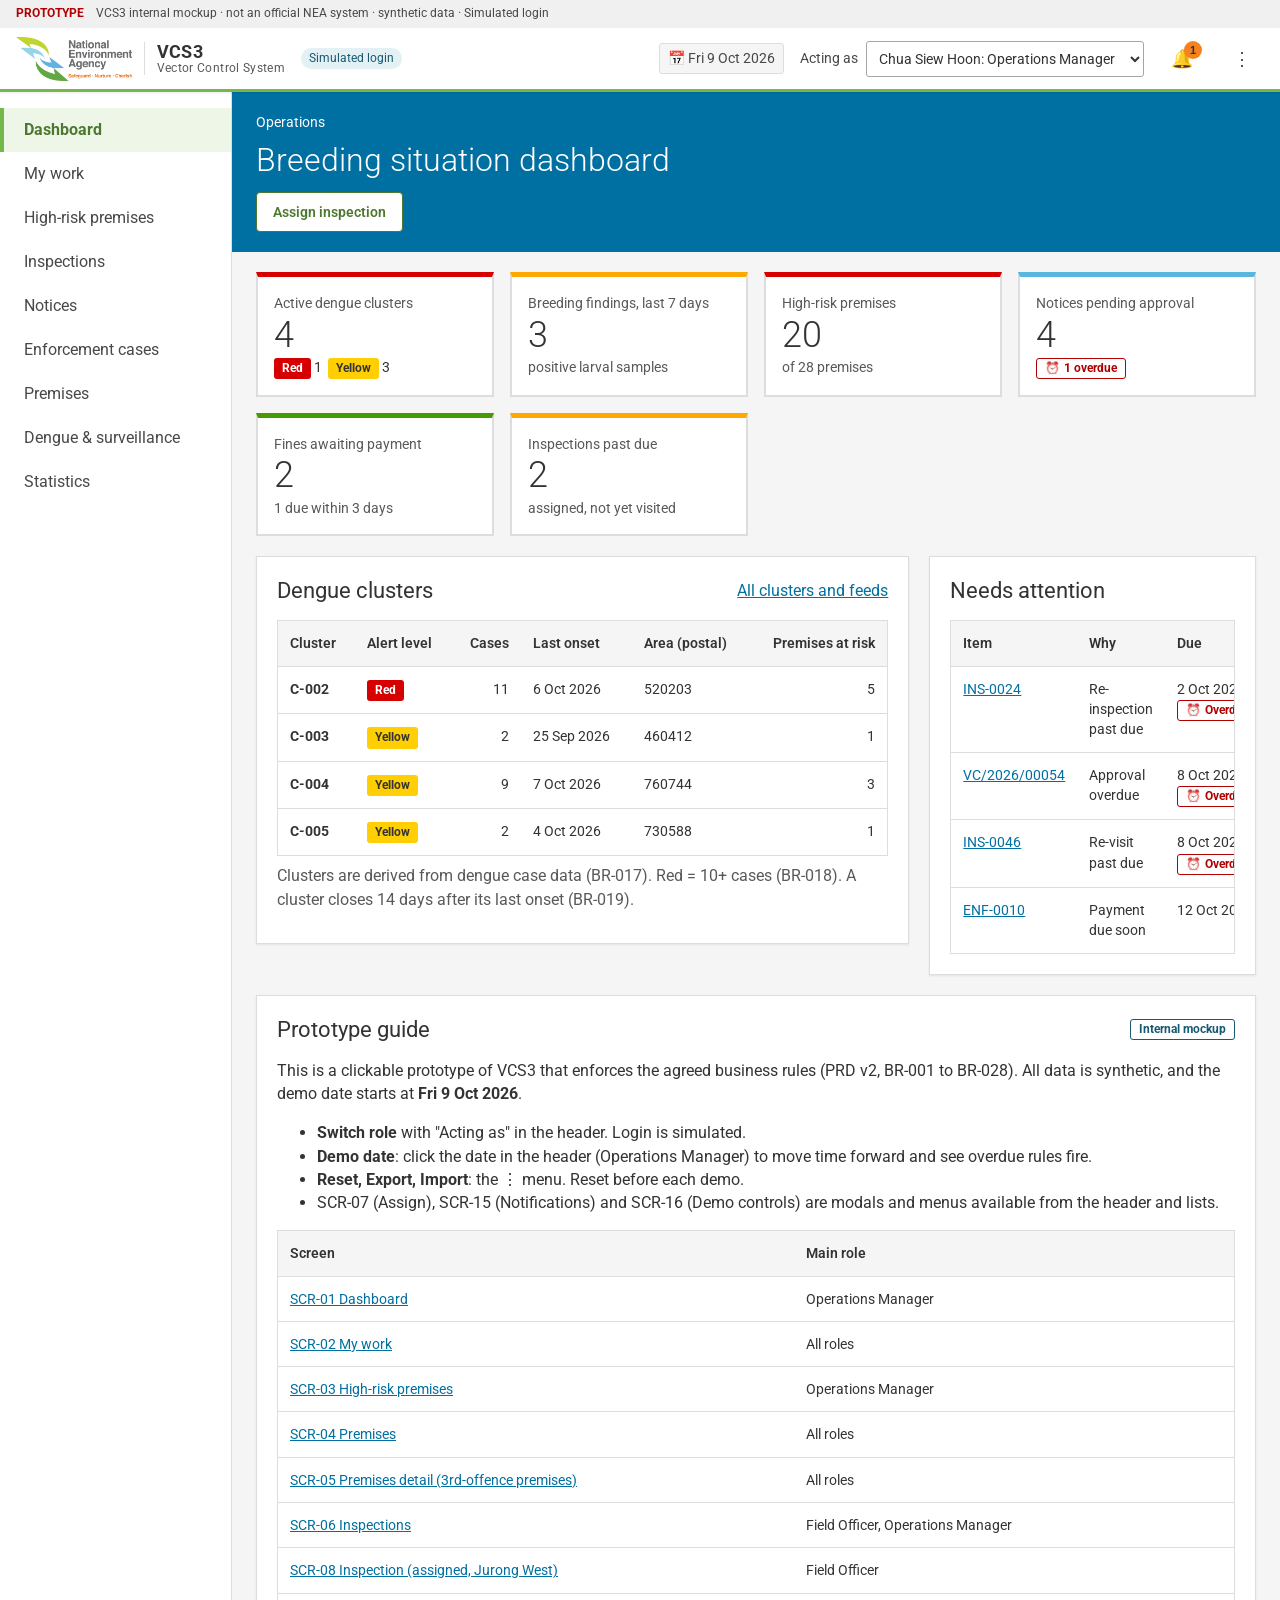
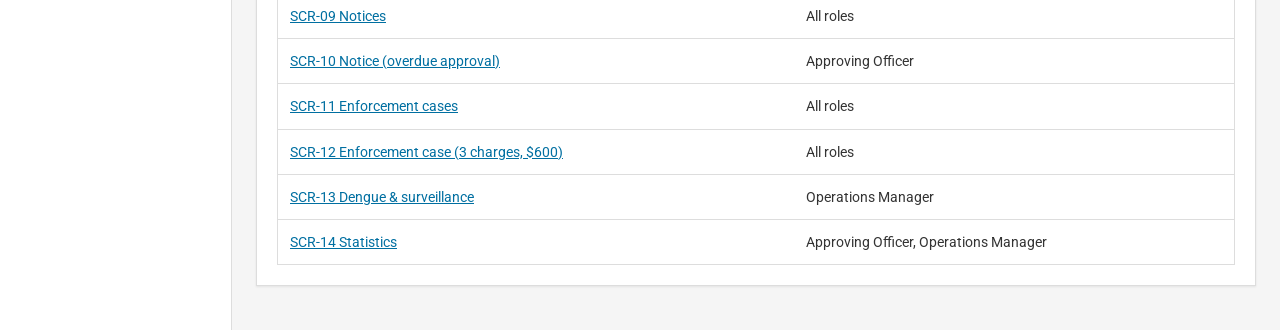
<file: index.html>
<!doctype html>
<html lang="en">
<head>
<meta charset="utf-8">
<meta name="viewport" content="width=device-width, initial-scale=1">
<title>Dashboard · VCS3 prototype</title>
<link rel="preconnect" href="https://fonts.googleapis.com">
<link href="https://fonts.googleapis.com/css2?family=Roboto:wght@300;400;700&display=swap" rel="stylesheet">
<link rel="stylesheet" href="css/styles.css">
</head>
<body>
<!-- SCR-01 Dashboard (US-001, US-021, US-026) + prototype guide -->
<main id="main" class="app-main" tabindex="-1">
  <div class="page-banner"><div class="breadcrumb">Operations</div><h1>Breeding situation dashboard</h1>
    <div class="actions"><button type="button" class="btn btn-secondary" id="assignBtn">Assign inspection</button></div></div>
  <div class="page-content" id="content"></div>
</main>
<script src="data/seed.js"></script>
<script src="js/store.js"></script>
<script src="js/rules.js"></script>
<script src="js/workflow.js"></script>
<script src="js/app.js"></script>
<script>
(function () {
  var S = VCS.store, R = VCS.rules, A = VCS.app;
  var u = S.currentUser();
  // FO / AO land on My work; the guide stays reachable at index.html#guide for every role
  if (u.role !== 'OPS_MANAGER' && location.hash !== '#guide') { location.replace('my-work.html'); return; }

  A.init({ page: 'index', render: function () {
    var clusters = R.BR017_clusters(), active = clusters.filter(function (c) { return c.status === 'Active'; });
    var red = active.filter(function (c) { return c.alertLevel === 'Red'; }).length;
    var findings = R.breedingFindingsSince(7);
    var hr = R.BR006_highRiskPremises();
    var pending = S.list('notices', function (n) { return n.status === 'Pending Approval'; });
    var overdueAppr = pending.filter(R.BR020_isApprovalOverdue);
    var awaitingPay = S.list('enforcementCases', function (c) { return c.status === 'Awaiting Payment'; });
    var dueSoon = awaitingPay.filter(function (c) { return R.daysBetween(R.today(), c.paymentDueAt) <= 3; });
    var pastDue = S.list('inspections', R.isInspectionOverdue);
    var isOM = u.role === 'OPS_MANAGER';

    var html = '';
    if (isOM) {
      html += '<div class="kpi-grid">' +
        '<a class="kpi is-danger" href="surveillance.html"><span class="kpi-label">Active dengue clusters</span><span class="kpi-value">' + active.length + '</span><span class="kpi-sub">' + A.alertLevel('Red') + ' ' + red + ' &nbsp;' + A.alertLevel('Yellow') + ' ' + (active.length - red) + '</span></a>' +
        '<a class="kpi is-warning" href="inspections.html?breeding=7"><span class="kpi-label">Breeding findings, last 7 days</span><span class="kpi-value">' + findings.length + '</span><span class="kpi-sub muted">positive larval samples</span></a>' +
        '<a class="kpi is-danger" href="high-risk.html"><span class="kpi-label">High-risk premises</span><span class="kpi-value">' + hr.length + '</span><span class="kpi-sub muted">of ' + S.list('premises').length + ' premises</span></a>' +
        '<a class="kpi" href="notices.html?status=Pending%20Approval"><span class="kpi-label">Notices pending approval</span><span class="kpi-value">' + pending.length + '</span><span class="kpi-sub">' + (overdueAppr.length ? A.overdue(overdueAppr.length + ' overdue') : '<span class="muted">none overdue</span>') + '</span></a>' +
        '<a class="kpi is-success" href="cases.html?status=Awaiting%20Payment"><span class="kpi-label">Fines awaiting payment</span><span class="kpi-value">' + awaitingPay.length + '</span><span class="kpi-sub muted">' + dueSoon.length + ' due within 3 days</span></a>' +
        '<a class="kpi is-warning" href="inspections.html?overdue=1"><span class="kpi-label">Inspections past due</span><span class="kpi-value">' + pastDue.length + '</span><span class="kpi-sub muted">assigned, not yet visited</span></a>' +
        '</div>';

      html += '<div class="grid-2"><div class="card"><div class="card-head"><h2>Dengue clusters</h2><a href="surveillance.html">All clusters and feeds</a></div>' +
        A.table([
          { label: 'Cluster', html: function (c) { return '<strong>' + c.id + '</strong>'; } },
          { label: 'Alert level', html: function (c) { return A.alertLevel(c.alertLevel); } },
          { label: 'Cases', num: true, html: function (c) { return c.caseCount; } },
          { label: 'Last onset', html: function (c) { return A.fmtDate(c.lastOnset); } },
          { label: 'Area (postal)', html: function (c) { return A.esc(c.postalCode); } },
          { label: 'Premises at risk', num: true, html: function (c) { return hr.filter(function (x) { return x.reasons.some(function (r) { return r.text.indexOf(c.id) >= 0; }); }).length; } }
        ], active, 'No active clusters') + '<p class="muted" style="margin-top:8px">Clusters are derived from dengue case data (BR-017). Red = ' + S.config().redAlertMinCases + '+ cases (BR-018). A cluster closes ' + S.config().clusterWindowDays + ' days after its last onset (BR-019).</p></div>';

      var work = [];
      overdueAppr.forEach(function (n) { work.push({ what: 'Approval overdue', link: A.link('Notice', n.id, n.noticeNo), due: n.approvalDueAt }); });
      pastDue.forEach(function (i) { work.push({ what: i.isReinspection ? 'Re-inspection past due' : i.isRevisit ? 'Re-visit past due' : 'Inspection past due', link: A.link('Inspection', i.id), due: i.dueDate }); });
      dueSoon.forEach(function (c) { work.push({ what: 'Payment due soon', link: A.link('EnforcementCase', c.id), due: c.paymentDueAt }); });
      work.sort(function (a, b) { return a.due < b.due ? -1 : 1; });
      html += '<div class="card"><div class="card-head"><h2>Needs attention</h2></div>' +
        A.table([
          { label: 'Item', html: function (w) { return w.link; } },
          { label: 'Why', html: function (w) { return A.esc(w.what); } },
          { label: 'Due', html: function (w) { return A.fmtDate(w.due) + (w.due < R.today() ? A.overdue() : ''); } }
        ], work, 'Nothing overdue') + '</div></div>';
    } else {
      html += '<div class="banner banner-info"><div><strong>The dashboard is for the Operations Manager</strong>You are acting as ' + A.esc(u.name) + '. Switch role in the header to see it.</div></div>';
    }

    // Prototype guide (p4-01 landing content)
    var screens = [
      ['index.html', 'SCR-01 Dashboard', 'Operations Manager'], ['my-work.html', 'SCR-02 My work', 'All roles'],
      ['high-risk.html', 'SCR-03 High-risk premises', 'Operations Manager'], ['premises.html', 'SCR-04 Premises', 'All roles'],
      ['premises-detail.html?id=PRM-0010', 'SCR-05 Premises detail (3rd-offence premises)', 'All roles'], ['inspections.html', 'SCR-06 Inspections', 'Field Officer, Operations Manager'],
      ['inspection.html?id=INS-0051', 'SCR-08 Inspection (assigned, Jurong West)', 'Field Officer'], ['notices.html', 'SCR-09 Notices', 'All roles'],
      ['notice.html?id=NTC-0014', 'SCR-10 Notice (overdue approval)', 'Approving Officer'], ['cases.html', 'SCR-11 Enforcement cases', 'All roles'],
      ['case.html?id=ENF-0010', 'SCR-12 Enforcement case (3 charges, $600)', 'All roles'], ['surveillance.html', 'SCR-13 Dengue & surveillance', 'Operations Manager'],
      ['statistics.html', 'SCR-14 Statistics', 'Approving Officer, Operations Manager']
    ];
    html += '<div class="card" id="guide"><div class="card-head"><h2>Prototype guide</h2><span class="flag flag-simulated">Internal mockup</span></div>' +
      '<p>This is a clickable prototype of VCS3 that enforces the agreed business rules (PRD v2, BR-001 to BR-028). All data is synthetic, and the demo date starts at <strong>Fri 9 Oct 2026</strong>.</p>' +
      '<ul><li><strong>Switch role</strong> with "Acting as" in the header. Login is simulated.</li>' +
      '<li><strong>Demo date</strong>: click the date in the header (Operations Manager) to move time forward and see overdue rules fire.</li>' +
      '<li><strong>Reset, Export, Import</strong>: the ⋮ menu. Reset before each demo.</li>' +
      '<li>SCR-07 (Assign), SCR-15 (Notifications) and SCR-16 (Demo controls) are modals and menus available from the header and lists.</li></ul>' +
      A.table([
        { label: 'Screen', html: function (s) { return '<a href="' + s[0] + '">' + A.esc(s[1]) + '</a>'; } },
        { label: 'Main role', html: function (s) { return A.esc(s[2]); } }
      ], screens) + '</div>';

    document.getElementById('content').innerHTML = html;
    var ab = document.getElementById('assignBtn');
    if (isOM) ab.addEventListener('click', function () { A.assignModal(); }); else ab.remove();
  } });
})();
</script>
</body>
</html>
</file>
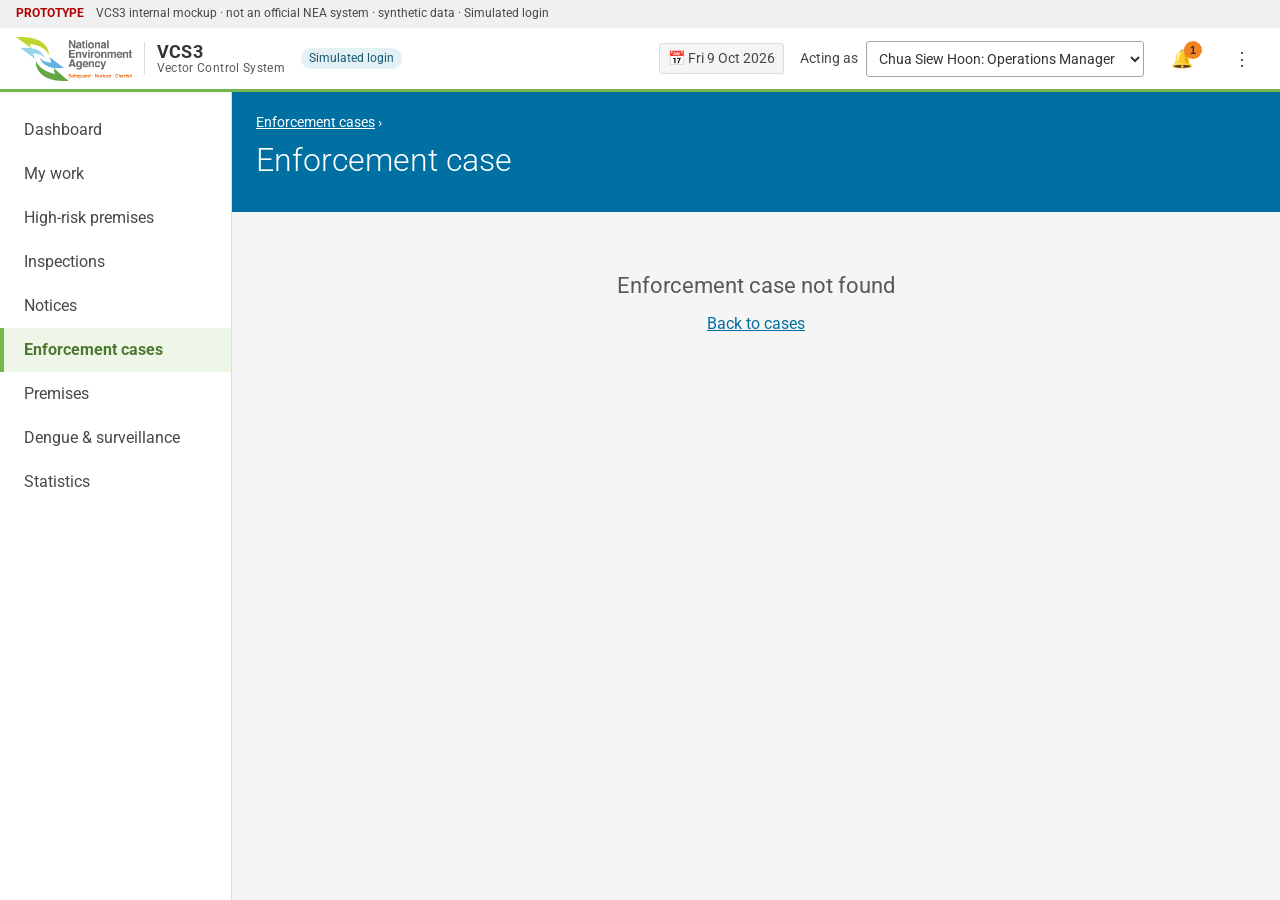
<file: case.html>
<!doctype html>
<html lang="en">
<head>
<meta charset="utf-8">
<meta name="viewport" content="width=device-width, initial-scale=1">
<title>Enforcement case · VCS3 prototype</title>
<link rel="preconnect" href="https://fonts.googleapis.com">
<link href="https://fonts.googleapis.com/css2?family=Roboto:wght@300;400;700&display=swap" rel="stylesheet">
<link rel="stylesheet" href="css/styles.css">
</head>
<body>
<!-- SCR-12 Enforcement case (US-014 to US-018, US-027) -->
<main id="main" class="app-main" tabindex="-1">
  <div class="page-banner"><div class="breadcrumb"><a href="cases.html">Enforcement cases</a> › <span id="crumb"></span></div><h1 id="pageTitle">Enforcement case</h1>
    <div class="actions" id="bannerActions"></div></div>
  <div class="page-content" id="content"></div>
</main>
<script src="data/seed.js"></script>
<script src="js/store.js"></script>
<script src="js/rules.js"></script>
<script src="js/workflow.js"></script>
<script src="js/app.js"></script>
<script>
(function () {
  var S = VCS.store, R = VCS.rules, A = VCS.app, W = VCS.workflow;
  A.init({ page: 'case', render: function () {
    var c = S.get('enforcementCases', A.qs('id'));
    var content = document.getElementById('content');
    if (!c) { content.innerHTML = '<div class="empty-state"><h2>Enforcement case not found</h2><p><a href="cases.html">Back to cases</a></p></div>'; return; }
    var u = S.currentUser(), ins = S.get('inspections', c.inspectionId), p = S.get('premises', c.premisesId), o = S.get('ownerOccupiers', p.ownerOccupierId);
    if (u.role === 'FIELD_OFFICER' && ins.assignedTo !== u.id) { // BR-025 (D-050), gap G-1
      document.getElementById('crumb').textContent = c.id;
      content.innerHTML = '<div class="empty-state"><div class="empty-icon" aria-hidden="true">🔒</div><h2>Not assigned to you</h2><p>Field Officers can only open enforcement cases from their own inspections (BR-025).</p><p><a class="btn btn-primary" href="my-work.html">Go to My work</a></p></div>';
      return;
    }
    document.title = 'Enforcement case ' + c.id + ' · VCS3 prototype';
    document.getElementById('pageTitle').textContent = 'Enforcement case ' + c.id;
    document.getElementById('crumb').textContent = c.id;
    var samples = S.list('larvalSamples', function (s) { return s.inspectionId === ins.id; });
    var notices = S.list('notices', function (n) { return n.enforcementCaseId === c.id; }).sort(function (a, b) { return a.createdAt < b.createdAt ? -1 : 1; });
    var latest = R.latestNotice(c.id);
    var follow = S.list('inspections', function (i) { return i.enforcementCaseId === c.id; }).sort(function (a, b) { return a.createdAt < b.createdAt ? -1 : 1; });
    var served = notices.filter(function (n) { return n.status === 'Served'; })[0];
    var reDone = R.BR023_reinspectionDone(c);

    var html = '';
    if (c.status === 'Referred for Prosecution') html += '<div class="banner banner-danger"><div><strong>Referred for prosecution: ' + A.esc(c.referralReason) + '</strong>' + (c.referralReason === 'Fine unpaid' ? 'The fine was due ' + A.fmtDate(c.paymentDueAt) + ' and was not paid (BR-021).' : 'Offence no. ' + c.offenceCount + ' (BR-014). No composition fine offered.') + ' Prosecution is handled outside VCS3. The re-inspection still runs (D-025).</div></div>';
    if (c.status === 'Cancelled') html += '<div class="banner banner-info"><div><strong>Cancelled (BR-027)</strong>' + A.esc(c.cancelReason) + ' This case does not count as an offence and is excluded from statistics.</div></div>';
    if (c.status === 'Open' && latest && latest.status === 'Withdrawn') html += '<div class="banner banner-warning"><div><strong>Latest notice withdrawn</strong>A Field Officer can reissue the notice, or an Approving Officer can cancel the case (BR-027).</div></div>';
    if (R.BR021_isPaymentOverdue(c)) html += '<div class="banner banner-danger"><div><strong>Payment overdue</strong></div></div>';

    html += '<div class="grid-2"><div>';
    html += '<div class="card"><div class="card-head"><h2>' + A.badge(c.status) + '</h2></div><dl class="dl-grid">' +
      '<div><dt>Premises</dt><dd>' + A.premisesLink(p.id) + '</dd></div><div><dt>Premises type</dt><dd>' + A.esc(p.premisesType) + '</dd></div>' +
      '<div><dt>Owner / Occupier</dt><dd>' + A.esc(o.name) + '</dd></div><div><dt>Offence no. (BR-015)</dt><dd>' + c.offenceCount + '</dd></div>' +
      '<div><dt>Inspection</dt><dd>' + A.link('Inspection', ins.id) + ', visited ' + A.fmtDate(ins.visitedAt) + '</dd></div>' +
      '<div><dt>Inspecting officer</dt><dd>' + A.esc(A.userName(ins.assignedTo)) + '</dd></div>' +
      '<div><dt>Opened</dt><dd>' + A.fmtDateTime(c.createdAt) + '</dd></div>' + (c.closedAt ? '<div><dt>Closed</dt><dd>' + A.fmtDateTime(c.closedAt) + '</dd></div>' : '') +
      '</dl></div>';

    html += '<div class="card"><div class="card-head"><h2>Breeding findings</h2></div>' + A.table([
      { label: 'Sample', html: function (s) { return '<span class="mono">' + A.esc(s.sampleNo) + '</span>'; } },
      { label: 'Habitat', html: function (s) { return A.esc(s.habitatType) + '<br><span class="muted">' + A.esc(s.habitatLocation) + '</span>'; } },
      { label: 'Lab result', html: function (s) { return A.badge(s.status) + (s.species ? ' <em class="muted">' + A.esc(s.species) + '</em>' : ''); } }
    ], samples) + '</div>';

    html += '<div class="card"><div class="card-head"><h2>Notices</h2></div>' + A.table([
      { label: 'Notice no.', html: function (n) { return A.link('Notice', n.id, n.noticeNo) + (n.replacesNoticeId ? '<br><span class="muted">reissue</span>' : ''); } },
      { label: 'Type', html: function (n) { return A.esc(n.noticeType); } },
      { label: 'Charges', num: true, html: function (n) { return n.charges.length; } },
      { label: 'Total fine', num: true, html: function (n) { return A.money(n.totalFine); } },
      { label: 'Status', html: function (n) { return A.badge(n.status) + (R.BR020_isApprovalOverdue(n) ? A.overdue() : ''); } }
    ], notices, 'No notices') + '</div>';

    var payment = '<div><dt>Composition fine</dt><dd>' + (served ? (served.noticeType === 'Notice to Abate' ? 'None (BR-014)' : A.money(served.totalFine)) : 'Notice not served yet') + '</dd></div>';
    if (c.paymentDueAt) payment += '<div><dt>Payment due (BR-021)</dt><dd>' + A.fmtDate(c.paymentDueAt) + (R.BR021_isPaymentOverdue(c) ? A.overdue() : '') + '</dd></div>';
    if (c.paidAt) payment += '<div><dt>Paid</dt><dd>' + A.fmtDateTime(c.paidAt) + ' <span class="flag flag-simulated">Simulated</span></dd></div>';
    html += '<div class="card"><div class="card-head"><h2>Payment and follow-up</h2></div><dl class="dl-grid">' + payment +
      '<div><dt>Re-inspection (BR-022)</dt><dd>' + (follow.length ? follow.map(function (i) { return A.link('Inspection', i.id) + ' ' + A.badge(i.status) + (i.status === 'Assigned' ? ' <span class="muted">due ' + A.fmtDate(i.dueDate) + '</span>' + (R.isInspectionOverdue(i) ? A.overdue() : '') : ''); }).join('<br>') : 'Scheduled when the notice is served') + '</dd></div></dl>' +
      (['Awaiting Payment', 'Awaiting Re-inspection'].indexOf(c.status) >= 0 ? '<p class="muted" style="margin-top:12px">Closes when the fine is paid <strong>and</strong> the re-inspection is completed (BR-023): payment ' + (c.paidAt ? '✓ done' : '○ pending') + ', re-inspection ' + (reDone ? '✓ done' : '○ pending') + '.</p>' : '') + '</div>';

    html += '</div><aside><div class="card"><div class="card-head"><h2>History</h2></div>' +
      A.timeline([['EnforcementCase', c.id]].concat(notices.map(function (n) { return ['Notice', n.id]; }))) + '</div></aside></div>';
    content.innerHTML = html;

    // case actions + reissue (lives on the latest withdrawn Notice)
    var ba = document.getElementById('bannerActions');
    A.renderActions(ba, 'EnforcementCase', c);
    if (latest && latest.status === 'Withdrawn' && W.canTransition(u, 'Notice', latest, 'reissue').ok) {
      var holder = document.createElement('span'); ba.appendChild(holder);
      A.renderActions(holder, 'Notice', latest, function (res) { location.href = 'notice.html?id=' + res.id; });
    }
  } });
})();
</script>
</body>
</html>
</file>
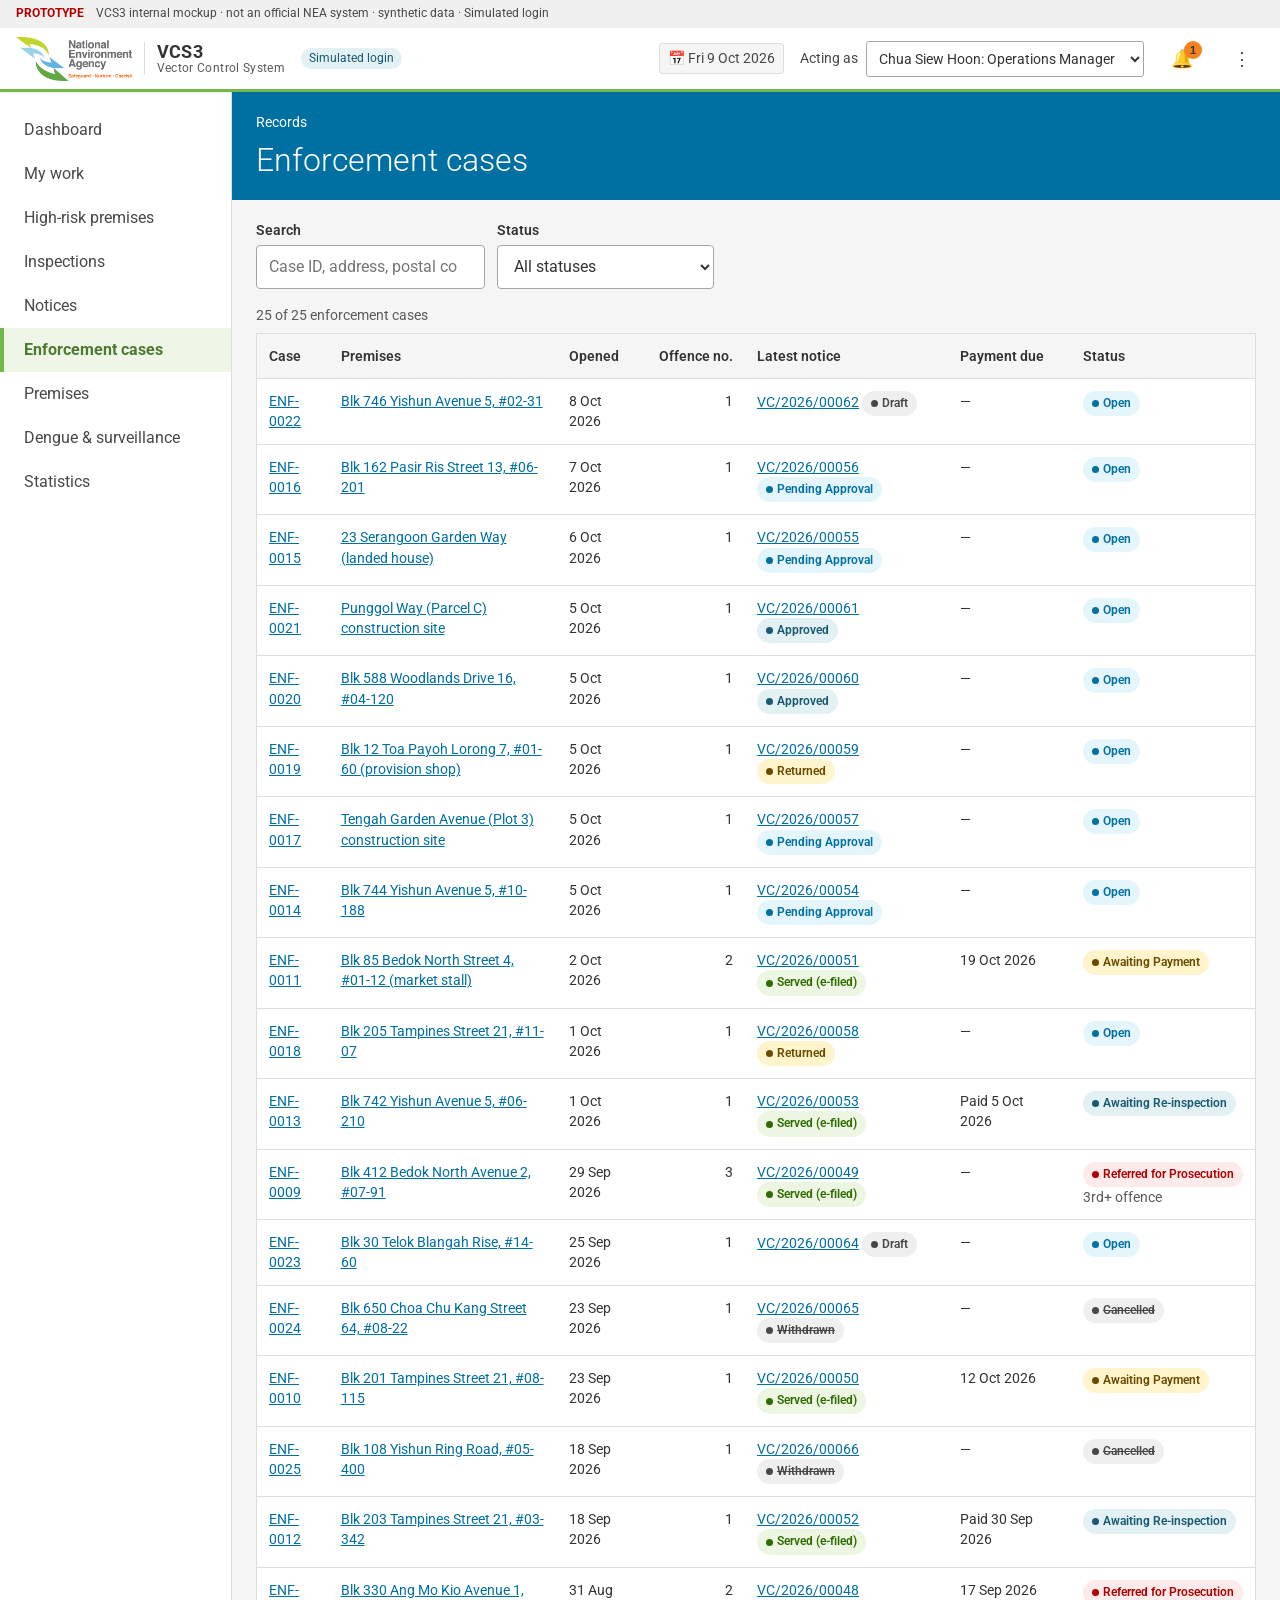
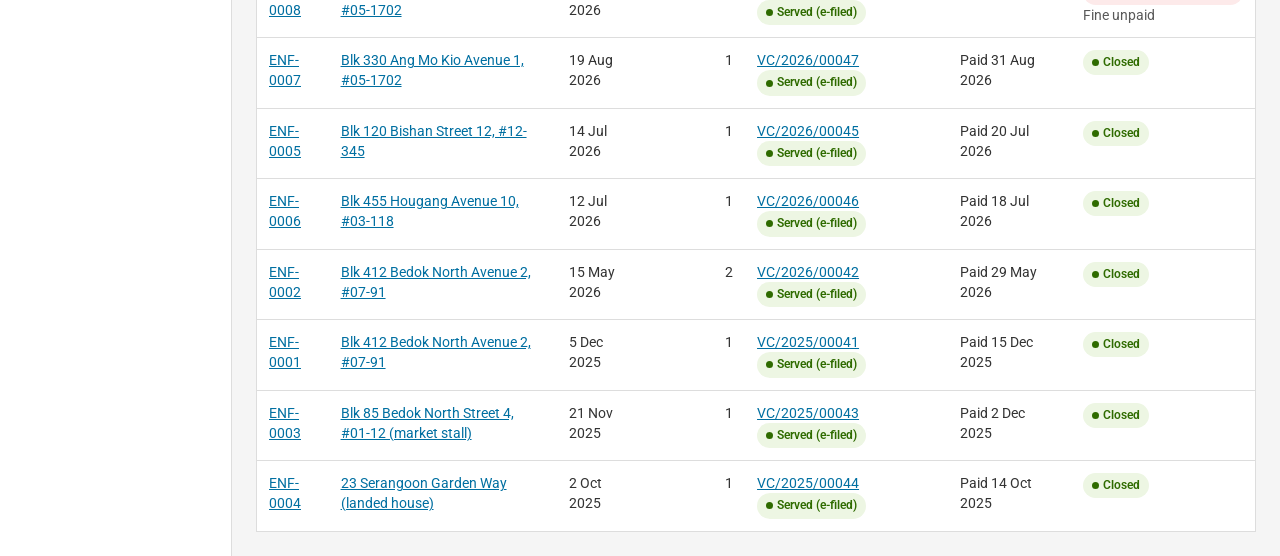
<file: cases.html>
<!doctype html>
<html lang="en">
<head>
<meta charset="utf-8">
<meta name="viewport" content="width=device-width, initial-scale=1">
<title>Enforcement cases · VCS3 prototype</title>
<link rel="preconnect" href="https://fonts.googleapis.com">
<link href="https://fonts.googleapis.com/css2?family=Roboto:wght@300;400;700&display=swap" rel="stylesheet">
<link rel="stylesheet" href="css/styles.css">
</head>
<body>
<!-- SCR-11 Enforcement cases (US-024) -->
<main id="main" class="app-main" tabindex="-1">
  <div class="page-banner"><div class="breadcrumb">Records</div><h1>Enforcement cases</h1></div>
  <div class="page-content" id="content"></div>
</main>
<script src="data/seed.js"></script>
<script src="js/store.js"></script>
<script src="js/rules.js"></script>
<script src="js/workflow.js"></script>
<script src="js/app.js"></script>
<script>
(function () {
  var S = VCS.store, R = VCS.rules, A = VCS.app;
  A.init({ page: 'cases', render: function () {
    var u = S.currentUser();
    var all = S.list('enforcementCases').filter(function (c) {
      return u.role !== 'FIELD_OFFICER' || S.get('inspections', c.inspectionId).assignedTo === u.id; // BR-025
    });
    var statuses = ['Open', 'Awaiting Payment', 'Awaiting Re-inspection', 'Closed', 'Referred for Prosecution', 'Cancelled'];
    var pre = A.qs('status') || '';
    document.getElementById('content').innerHTML =
      (u.role === 'FIELD_OFFICER' ? '<p class="muted">You see cases from your inspections (BR-025).</p>' : '') +
      '<div class="toolbar" role="search">' +
      A.field('q', 'Search', '<input class="input" id="q" type="search" placeholder="Case ID, address, postal code or owner">') +
      A.field('st', 'Status', '<select class="select" id="st"><option value="">All statuses</option>' + statuses.map(function (s) { return '<option' + (s === pre ? ' selected' : '') + '>' + s + '</option>'; }).join('') + '</select>') +
      '</div><div class="result-count" id="count" aria-live="polite"></div><div id="list"></div>';
    function draw() {
      var q = document.getElementById('q').value, st = document.getElementById('st').value;
      var rows = all.filter(function (c) {
        var p = S.get('premises', c.premisesId), o = S.get('ownerOccupiers', p.ownerOccupierId);
        return A.matches(c.id + ' ' + p.address + ' ' + p.postalCode + ' ' + o.name, q) && (!st || c.status === st);
      }).sort(function (a, b) { return a.createdAt < b.createdAt ? 1 : -1; });
      document.getElementById('count').textContent = rows.length + ' of ' + all.length + ' enforcement cases';
      document.getElementById('list').innerHTML = A.table([
        { label: 'Case', html: function (c) { return A.link('EnforcementCase', c.id); } },
        { label: 'Premises', html: function (c) { return A.premisesLink(c.premisesId); } },
        { label: 'Opened', html: function (c) { return A.fmtDate(c.createdAt); } },
        { label: 'Offence no.', num: true, html: function (c) { return c.offenceCount; } },
        { label: 'Latest notice', html: function (c) { var n = R.latestNotice(c.id); return n ? A.link('Notice', n.id, n.noticeNo) + ' ' + A.badge(n.status) : '—'; } },
        { label: 'Payment due', html: function (c) { return c.paymentDueAt && !c.paidAt ? A.fmtDate(c.paymentDueAt) : c.paidAt ? 'Paid ' + A.fmtDate(c.paidAt) : '—'; } },
        { label: 'Status', html: function (c) { return A.badge(c.status) + (c.referralReason ? '<br><span class="muted">' + A.esc(c.referralReason) + '</span>' : ''); } }
      ], rows, 'No enforcement cases match these filters');
    }
    ['q', 'st'].forEach(function (id) { document.getElementById(id).addEventListener('input', draw); });
    draw();
  } });
})();
</script>
</body>
</html>
</file>
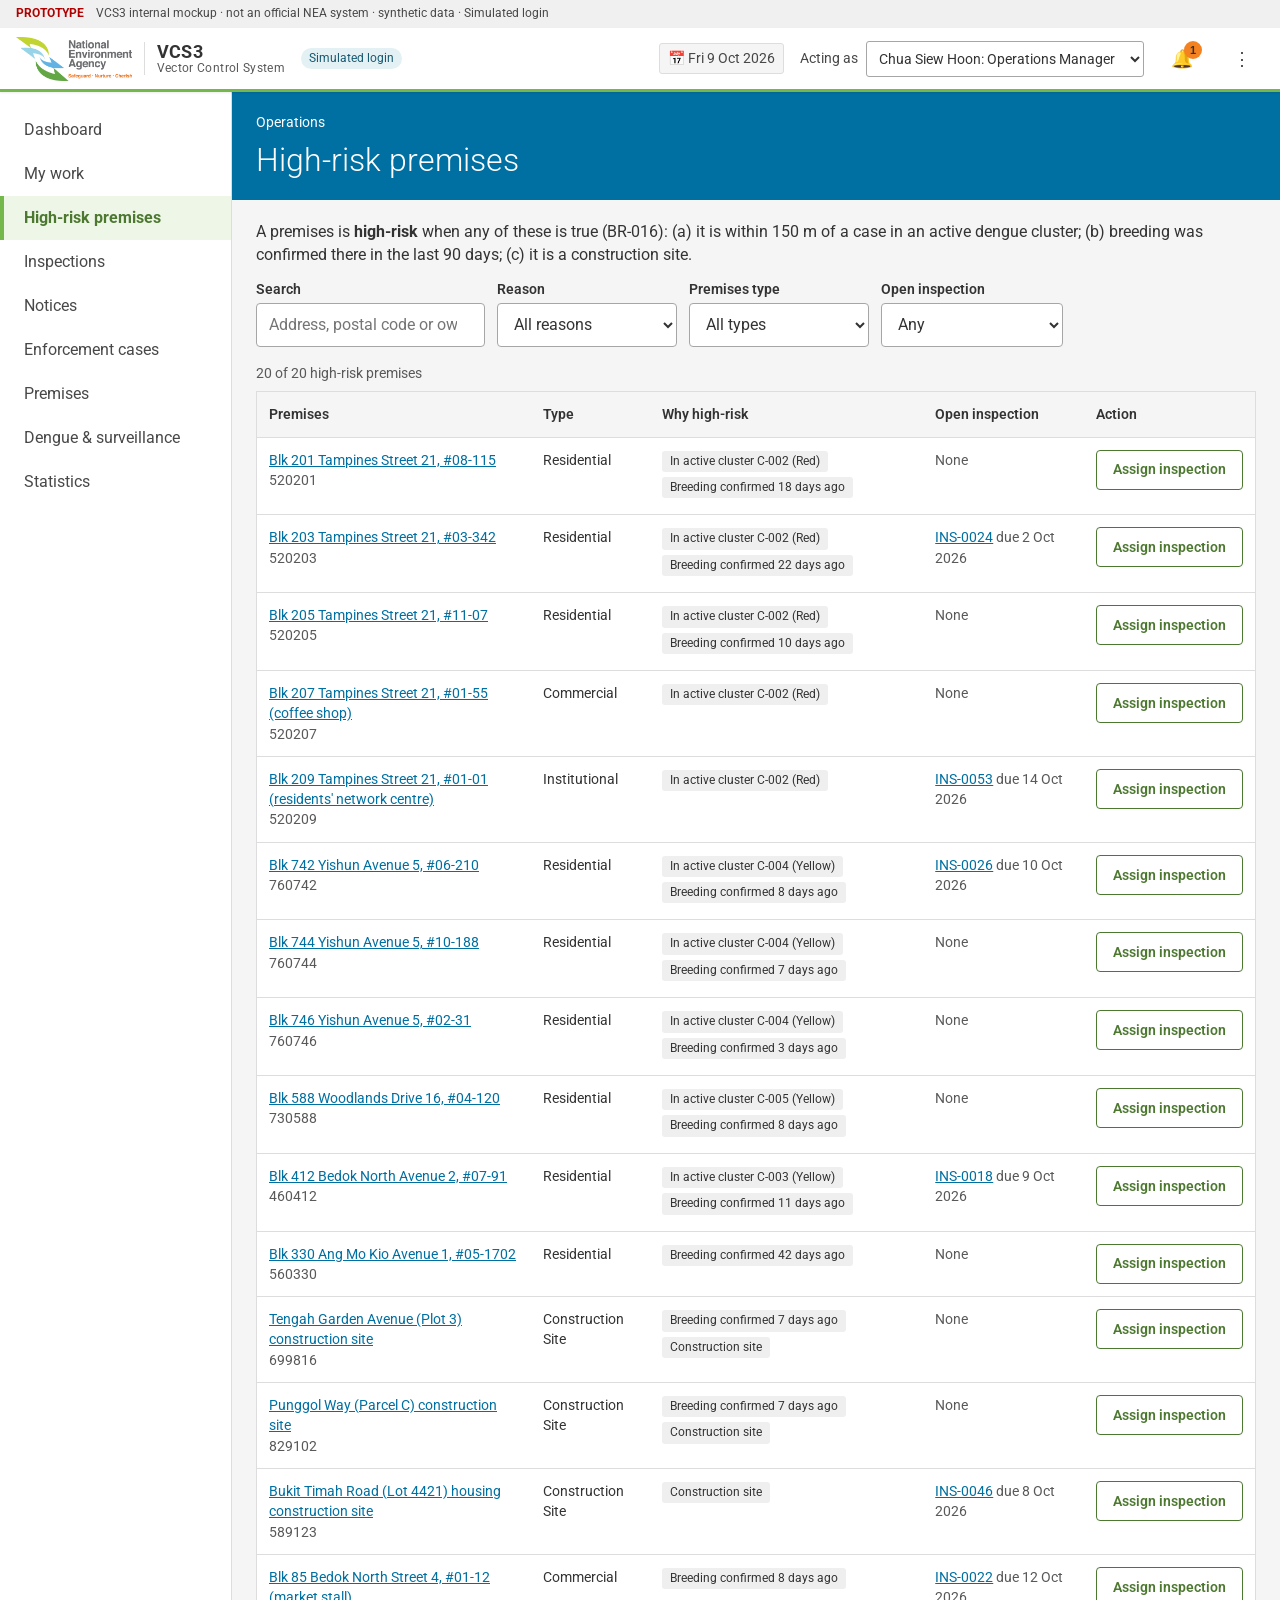
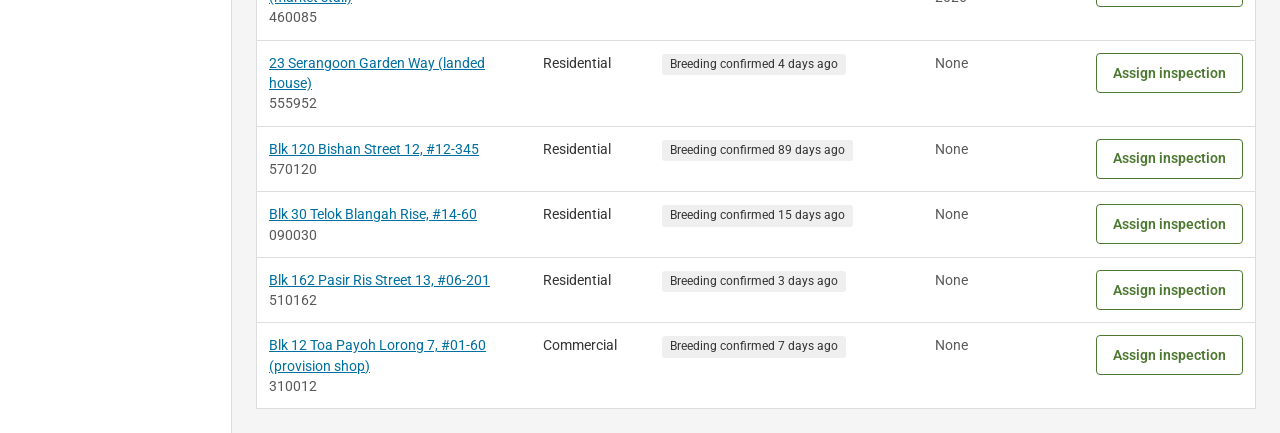
<file: high-risk.html>
<!doctype html>
<html lang="en">
<head>
<meta charset="utf-8">
<meta name="viewport" content="width=device-width, initial-scale=1">
<title>High-risk premises · VCS3 prototype</title>
<link rel="preconnect" href="https://fonts.googleapis.com">
<link href="https://fonts.googleapis.com/css2?family=Roboto:wght@300;400;700&display=swap" rel="stylesheet">
<link rel="stylesheet" href="css/styles.css">
</head>
<body>
<!-- SCR-03 High-risk premises (US-002) -->
<main id="main" class="app-main" tabindex="-1">
  <div class="page-banner"><div class="breadcrumb">Operations</div><h1>High-risk premises</h1></div>
  <div class="page-content" id="content"></div>
</main>
<script src="data/seed.js"></script>
<script src="js/store.js"></script>
<script src="js/rules.js"></script>
<script src="js/workflow.js"></script>
<script src="js/app.js"></script>
<script>
(function () {
  var S = VCS.store, R = VCS.rules, A = VCS.app;
  A.init({ page: 'high-risk', roles: ['OPS_MANAGER'], render: function () {
    var c = S.config();
    var all = R.BR006_highRiskPremises();
    var content = document.getElementById('content');
    content.innerHTML =
      '<p>A premises is <strong>high-risk</strong> when any of these is true (BR-016): (a) it is within ' + c.clusterRadiusMetres + ' m of a case in an active dengue cluster; (b) breeding was confirmed there in the last ' + c.highRiskBreedingDays + ' days; (c) it is a construction site.</p>' +
      '<div class="toolbar" role="search">' +
      A.field('q', 'Search', '<input class="input" id="q" type="search" placeholder="Address, postal code or owner">') +
      A.field('reason', 'Reason', '<select class="select" id="reason"><option value="">All reasons</option><option value="cluster">In active cluster</option><option value="breeding">Recent breeding</option><option value="construction">Construction site</option></select>') +
      A.field('ptype', 'Premises type', '<select class="select" id="ptype"><option value="">All types</option><option>Residential</option><option>Commercial</option><option>Construction Site</option><option>Institutional</option></select>') +
      A.field('open', 'Open inspection', '<select class="select" id="open"><option value="">Any</option><option value="none">No open inspection</option></select>') +
      '</div><div class="result-count" id="count" aria-live="polite"></div><div id="list"></div>';
    function draw() {
      var q = document.getElementById('q').value, rs = document.getElementById('reason').value, pt = document.getElementById('ptype').value, op = document.getElementById('open').value;
      var rows = all.filter(function (x) {
        var p = x.premises, o = S.get('ownerOccupiers', p.ownerOccupierId);
        var open = S.list('inspections', function (i) { return i.premisesId === p.id && i.status === 'Assigned'; }).length;
        return A.matches(p.address + ' ' + p.postalCode + ' ' + o.name + ' ' + p.id, q) && (!rs || x.reasons.some(function (r) { return r.code === rs; })) &&
          (!pt || p.premisesType === pt) && (!op || !open);
      });
      document.getElementById('count').textContent = rows.length + ' of ' + all.length + ' high-risk premises';
      document.getElementById('list').innerHTML = A.table([
        { label: 'Premises', html: function (x) { return A.premisesLink(x.premises.id) + '<br><span class="muted">' + A.esc(x.premises.postalCode) + '</span>'; } },
        { label: 'Type', html: function (x) { return A.esc(x.premises.premisesType); } },
        { label: 'Why high-risk', html: function (x) { return x.reasons.map(function (r) { return '<span class="chip">' + A.esc(r.text) + '</span>'; }).join(''); } },
        { label: 'Open inspection', html: function (x) {
          var o = S.list('inspections', function (i) { return i.premisesId === x.premises.id && i.status === 'Assigned'; })[0];
          return o ? A.link('Inspection', o.id) + ' <span class="muted">due ' + A.fmtDate(o.dueDate) + '</span>' : '<span class="muted">None</span>';
        } },
        { label: 'Action', html: function (x) { return '<button type="button" class="btn btn-secondary" data-assign="' + x.premises.id + '">Assign inspection</button>'; } }
      ], rows, 'No premises match these filters');
      document.querySelectorAll('[data-assign]').forEach(function (b) { b.addEventListener('click', function () { A.assignModal(b.getAttribute('data-assign')); }); });
    }
    ['q', 'reason', 'ptype', 'open'].forEach(function (id) { document.getElementById(id).addEventListener('input', draw); });
    draw();
  } });
})();
</script>
</body>
</html>
</file>
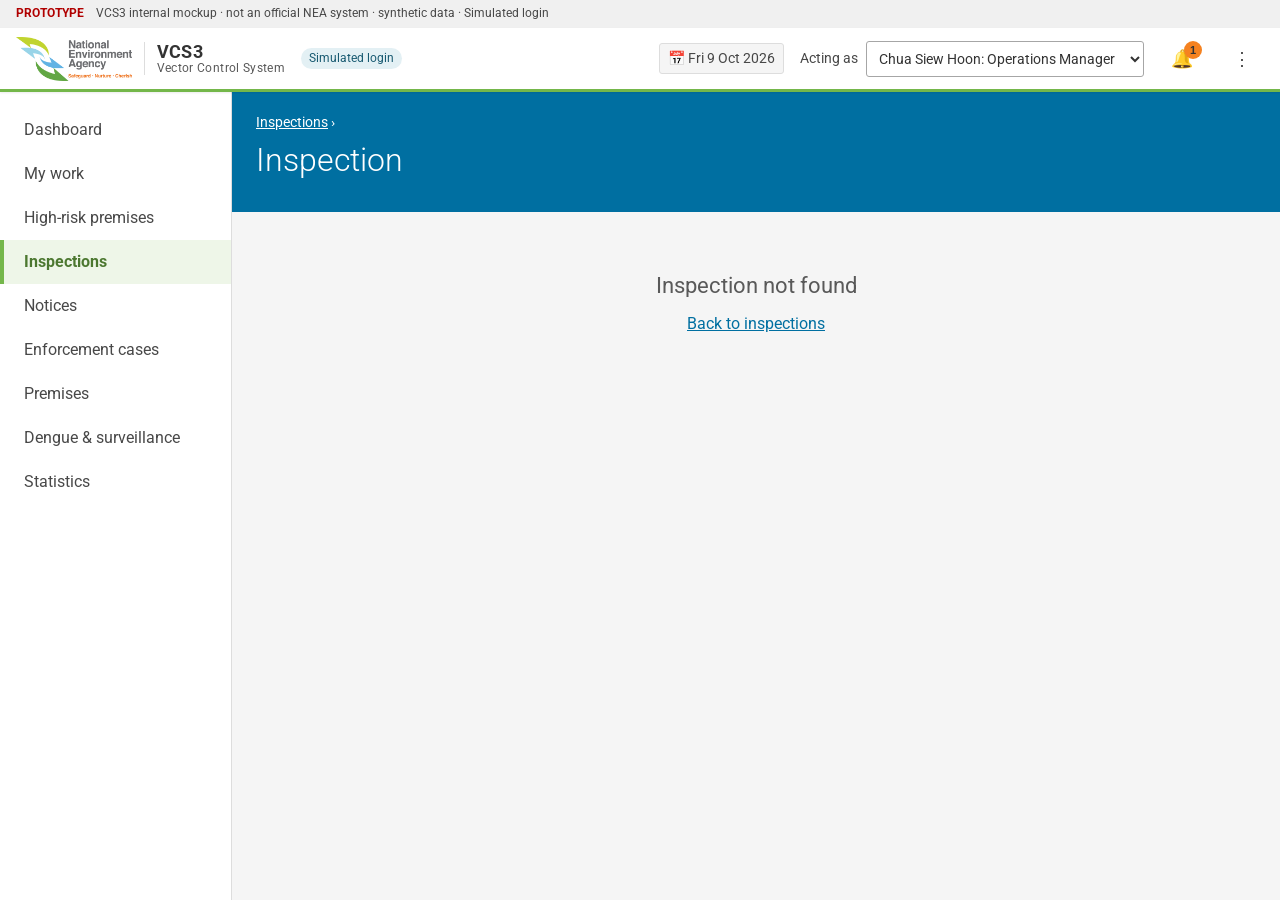
<file: inspection.html>
<!doctype html>
<html lang="en">
<head>
<meta charset="utf-8">
<meta name="viewport" content="width=device-width, initial-scale=1">
<title>Inspection · VCS3 prototype</title>
<link rel="preconnect" href="https://fonts.googleapis.com">
<link href="https://fonts.googleapis.com/css2?family=Roboto:wght@300;400;700&display=swap" rel="stylesheet">
<link rel="stylesheet" href="css/styles.css">
</head>
<body>
<!-- SCR-08 Inspection: record a visit, habitats and lab results; mobile-first (US-005 to US-009, US-017, US-027) -->
<main id="main" class="app-main" tabindex="-1">
  <div class="page-banner"><div class="breadcrumb"><a href="inspections.html">Inspections</a> › <span id="crumb"></span></div><h1 id="pageTitle">Inspection</h1>
    <div class="actions" id="bannerActions"></div></div>
  <div class="page-content" id="content"></div>
</main>
<script src="data/seed.js"></script>
<script src="js/store.js"></script>
<script src="js/rules.js"></script>
<script src="js/workflow.js"></script>
<script src="js/app.js"></script>
<script>
(function () {
  var S = VCS.store, R = VCS.rules, A = VCS.app, W = VCS.workflow;
  var HABITATS = ['Flower pot plate', 'Pail / bucket', 'Domestic container', 'Roof gutter', 'Discarded receptacle', 'Gully trap', 'Scupper drain', 'Ground puddle', 'Water tank', 'Ornamental container', 'Concrete hollow', 'Tarpaulin / plastic sheet', 'Other'];

  A.init({ page: 'inspection', render: function () {
    var ins = S.get('inspections', A.qs('id'));
    var content = document.getElementById('content');
    if (!ins) { content.innerHTML = '<div class="empty-state"><h2>Inspection not found</h2><p><a href="inspections.html">Back to inspections</a></p></div>'; return; }
    var u = S.currentUser(), p = S.get('premises', ins.premisesId), o = S.get('ownerOccupiers', p.ownerOccupierId);
    if (u.role === 'FIELD_OFFICER' && ins.assignedTo !== u.id) { // BR-025
      content.innerHTML = '<div class="empty-state"><div class="empty-icon" aria-hidden="true">🔒</div><h2>Not assigned to you</h2><p>Field Officers can only open inspections assigned to them (BR-025).</p><p><a class="btn btn-primary" href="my-work.html">Go to My work</a></p></div>';
      document.getElementById('crumb').textContent = ins.id; return;
    }
    var kind = ins.isReinspection ? 'Re-inspection' + (ins.isRevisit ? ' (re-visit)' : '') : ins.isRevisit ? 'Re-visit' : 'Inspection';
    document.title = kind + ' ' + ins.id + ' · VCS3 prototype';
    document.getElementById('pageTitle').textContent = kind + ' ' + ins.id;
    document.getElementById('crumb').textContent = ins.id;
    var risk = R.BR016_riskReasons(p);
    var samples = S.list('larvalSamples', function (s) { return s.inspectionId === ins.id; });
    var ec = S.list('enforcementCases', function (c) { return c.inspectionId === ins.id; })[0];
    var canRecord = ins.status === 'Assigned' && W.canTransition(u, 'Inspection', ins, 'completeNoBreeding').ok;

    var html = '<div class="grid-2"><div>';
    // summary
    html += '<div class="card"><div class="card-head"><h2>' + A.badge(ins.status) + (R.isInspectionOverdue(ins) ? A.overdue('Past due') : '') + '</h2></div><dl class="dl-grid">' +
      '<div><dt>Premises</dt><dd>' + A.premisesLink(p.id) + (risk.length ? A.highRisk() : '') + '</dd></div>' +
      '<div><dt>Type</dt><dd>' + A.esc(p.premisesType) + '</dd></div>' +
      '<div><dt>Owner / Occupier</dt><dd>' + A.esc(o.name) + '<br><span class="muted">' + A.esc(o.contactNumber) + '</span></dd></div>' +
      '<div><dt>Assigned to</dt><dd>' + A.esc(A.userName(ins.assignedTo)) + '</dd></div>' +
      '<div><dt>Due</dt><dd>' + A.fmtDate(ins.dueDate, true) + '</dd></div>' +
      (ins.visitedAt ? '<div><dt>Visited</dt><dd>' + A.fmtDateTime(ins.visitedAt) + '</dd></div>' : '') +
      (ins.enforcementCaseId ? '<div><dt>Following up</dt><dd>' + A.link('EnforcementCase', ins.enforcementCaseId) + '</dd></div>' : '') +
      (ins.previousInspectionId ? '<div><dt>Re-visit of</dt><dd>' + A.link('Inspection', ins.previousInspectionId) + ' (no access)</dd></div>' : '') +
      (ec ? '<div><dt>Enforcement case</dt><dd>' + A.link('EnforcementCase', ec.id) + ' ' + A.badge(ec.status) + '</dd></div>' : '') +
      '</dl>' + (ins.remarks ? '<p style="margin-top:12px"><strong>Remarks:</strong> ' + A.esc(ins.remarks) + '</p>' : '') +
      (ins.cancelReason ? '<div class="banner banner-warning" style="margin-top:12px"><div><strong>Cancelled</strong>' + A.esc(ins.cancelReason) + '</div></div>' : '') +
      (risk.length ? '<p style="margin-top:12px">' + risk.map(function (r) { return '<span class="chip">' + A.esc(r.text) + '</span>'; }).join('') + '</p>' : '') + '</div>';

    // visit form
    if (canRecord) {
      var nowLocal = R.today() + 'T' + S.now().slice(11, 16);
      html += '<div class="card"><div class="card-head"><h2>Record visit</h2></div><form id="visitForm" novalidate>' +
        '<div class="error-summary" role="alert" hidden></div>' +
        '<div class="field" data-field="outcome"><fieldset style="border:0;padding:0;margin:0"><legend>Outcome <span class="req" aria-hidden="true">*</span></legend><div class="choice-group">' +
        '<label class="choice"><input type="radio" name="outcome" value="completeNoBreeding"> No breeding</label>' +
        '<label class="choice"><input type="radio" name="outcome" value="completeBreeding"> Breeding found</label>' +
        '<label class="choice"><input type="radio" name="outcome" value="noAccess"> No access</label></div></fieldset>' +
        '<span class="field-error" id="outcome-err" hidden></span></div>' +
        A.field('visitedAt', 'Visit date and time', '<input class="input" type="datetime-local" id="visitedAt" value="' + nowLocal + '" max="' + R.today() + 'T23:59" required>', true) +
        '<div id="habitatSection" hidden><h3>Breeding habitats</h3><p class="muted">Every habitat must be removed on the spot (BR-001) and needs a larval sample ID (BR-008).</p>' +
        '<div class="field" data-field="habitats"><span class="field-error" id="habitats-err" hidden></span></div><div id="habitatRows"></div>' +
        '<button type="button" class="btn btn-secondary" id="addHabitat">+ Add habitat</button></div>' +
        A.field('remarks', 'Remarks', '<textarea class="textarea" id="remarks" maxlength="500"></textarea>', false, 'Optional. For No access, note what you tried (e.g. calling card left).') +
        '<div class="btn-group"><button type="submit" class="btn btn-primary">Save visit</button></div>' +
        '<p class="action-hint" id="outcomeHint" aria-live="polite"></p></form></div>';
    }

    // samples / lab results
    if (samples.length) {
      html += '<div class="card"><div class="card-head"><h2>Breeding habitats and larval samples</h2></div>' + A.table([
        { label: 'Sample', html: function (s) { return '<span class="mono">' + A.esc(s.sampleNo) + '</span>'; } },
        { label: 'Habitat', html: function (s) { return A.esc(s.habitatType) + '<br><span class="muted">' + A.esc(s.habitatLocation) + '</span>'; } },
        { label: 'Removed', html: function () { return '✓ Yes'; } },
        { label: 'Lab result', html: function (s) { return A.badge(s.status) + (s.species ? '<br><span class="muted"><em>' + A.esc(s.species) + '</em></span>' : '') + (s.labResultAt ? '<br><span class="muted">' + A.fmtDate(s.labResultAt) + '</span>' : ''); } },
        { label: 'Action', html: function (s) { var c = W.canTransition(u, 'LarvalSample', s, 'recordLabResult'); return c.ok ? '<button type="button" class="btn btn-primary" data-lab="' + s.id + '">Record lab result</button>' : '—'; } }
      ], samples) + '</div>';
    }
    html += '</div><aside><div class="card"><div class="card-head"><h2>History</h2></div>' +
      A.timeline([['Inspection', ins.id]].concat(samples.map(function (s) { return ['LarvalSample', s.id]; }))) + '</div></aside></div>';
    content.innerHTML = html;

    A.renderActions(document.getElementById('bannerActions'), 'Inspection', ins);
    content.querySelectorAll('[data-lab]').forEach(function (b) { b.addEventListener('click', function () { A.labModal(S.get('larvalSamples', b.getAttribute('data-lab'))); }); });
    if (canRecord) bindVisitForm(ins);
  } });

  function bindVisitForm(ins) {
    var form = document.getElementById('visitForm'), rows = document.getElementById('habitatRows'), section = document.getElementById('habitatSection');
    var hints = {
      completeNoBreeding: 'Saves the visit as Completed – No Breeding.' + (ins.isReinspection ? ' As a re-inspection this completes the follow-up (BR-023).' : ''),
      completeBreeding: 'Creates one larval sample per habitat, sent to the lab (BR-008). Enforcement starts only when a lab result is positive (BR-009).',
      noAccess: 'Schedules a re-visit in ' + S.config().revisitDays + ' days (BR-026).'
    };
    var n = 0;
    function nextSampleNo() {
      var yy = R.today().slice(2, 4), max = 0;
      S.list('larvalSamples').forEach(function (s) { var m = /^EH(\d{2})-(\d{5})$/.exec(s.sampleNo); if (m && m[1] === yy) max = Math.max(max, +m[2]); });
      rows.querySelectorAll('[name=sampleNo]').forEach(function (i) { var m = /^EH\d{2}-(\d{5})$/.exec(i.value); if (m) max = Math.max(max, +m[1]); });
      return 'EH' + yy + '-' + String(max + 1).padStart(5, '0');
    }
    function addRow() {
      var i = n++;
      var div = document.createElement('div');
      div.className = 'repeat-row'; div.setAttribute('data-row', i);
      div.innerHTML = '<div class="repeat-row-head"><span>Habitat</span><button type="button" class="btn-link" data-remove>Remove</button></div><div class="form-grid">' +
        A.field('h' + i + '-type', 'Habitat type', '<select class="select" id="h' + i + '-type" name="habitatType" required><option value="">Choose…</option>' + HABITATS.map(function (h) { return '<option>' + h + '</option>'; }).join('') + '</select>', true) +
        A.field('h' + i + '-loc', 'Location in premises', '<input class="input" id="h' + i + '-loc" name="habitatLocation" maxlength="120" placeholder="e.g. Kitchen, under sink" required>', true) +
        A.field('h' + i + '-sample', 'Larval sample ID', '<input class="input mono" id="h' + i + '-sample" name="sampleNo" value="' + nextSampleNo() + '" required>', true, 'Format EH26-00123') +
        '</div>' + '<div class="field" data-field="h' + i + '-removed"><label class="choice"><input type="checkbox" name="isRemoved" id="h' + i + '-removed"> Habitat removed on the spot (BR-001)</label><span class="field-error" id="h' + i + '-removed-err" hidden></span></div>';
      rows.appendChild(div);
      div.querySelector('[data-remove]').addEventListener('click', function () { div.remove(); renumber(); });
      renumber();
      div.querySelector('select').focus();
    }
    function renumber() { rows.querySelectorAll('.repeat-row').forEach(function (r, k) { r.querySelector('.repeat-row-head span').textContent = 'Habitat ' + (k + 1); }); }
    function collect() {
      var outcome = (form.querySelector('[name=outcome]:checked') || {}).value;
      var habitats = [];
      rows.querySelectorAll('.repeat-row').forEach(function (r) {
        habitats.push({ row: r.getAttribute('data-row'), habitatType: r.querySelector('[name=habitatType]').value, habitatLocation: r.querySelector('[name=habitatLocation]').value, sampleNo: r.querySelector('[name=sampleNo]').value.trim(), isRemoved: r.querySelector('[name=isRemoved]').checked });
      });
      var v = form.querySelector('#visitedAt').value;
      return { outcome: outcome, visitedAt: v ? v.slice(0, 16) + ':00+08:00' : '', remarks: form.querySelector('#remarks').value, habitats: habitats };
    }
    // map validation field ids (h<index>) to the row ids actually rendered
    function mapErrors(errs, habitats) {
      return errs.map(function (e) {
        var m = e.field && /^h(\d+)-(.*)$/.exec(e.field);
        if (m && habitats[+m[1]]) e.field = 'h' + habitats[+m[1]].row + '-' + m[2];
        return e;
      });
    }
    form.addEventListener('change', function (e) {
      if (e.target.name === 'outcome') {
        section.hidden = e.target.value !== 'completeBreeding';
        if (!section.hidden && !rows.children.length) addRow();
        document.getElementById('outcomeHint').textContent = hints[e.target.value] || '';
      }
    });
    // validate on blur (BR-008 per field)
    form.addEventListener('focusout', function (e) {
      if (!e.target.closest('.repeat-row')) return;
      var v = collect();
      var errs = mapErrors(R.BR008_validateHabitats(v.habitats), v.habitats).filter(function (x) { return x.field === e.target.id; });
      var f = form.querySelector('[data-field="' + e.target.id + '"]');
      if (!f) return;
      var span = f.querySelector('.field-error');
      f.classList.toggle('has-error', !!errs.length);
      span.hidden = !errs.length; span.textContent = errs.length ? errs[0].message : '';
    });
    document.getElementById('addHabitat').addEventListener('click', addRow);
    form.addEventListener('submit', function (e) {
      e.preventDefault();
      var v = collect();
      if (!v.outcome) { A.showErrors(form, [{ field: 'outcome', message: 'Choose the visit outcome (BR-007).' }]); return; }
      var res = S.transition('Inspection', ins.id, v.outcome, { visitedAt: v.visitedAt, remarks: v.remarks, habitats: v.outcome === 'completeBreeding' ? v.habitats : [] });
      if (!res.ok) { A.showErrors(form, mapErrors(res.errors, v.habitats)); return; }
      sessionStorage.setItem('vcs3.toast', res.message);
      location.reload();
    });
  }
})();
</script>
</body>
</html>
</file>
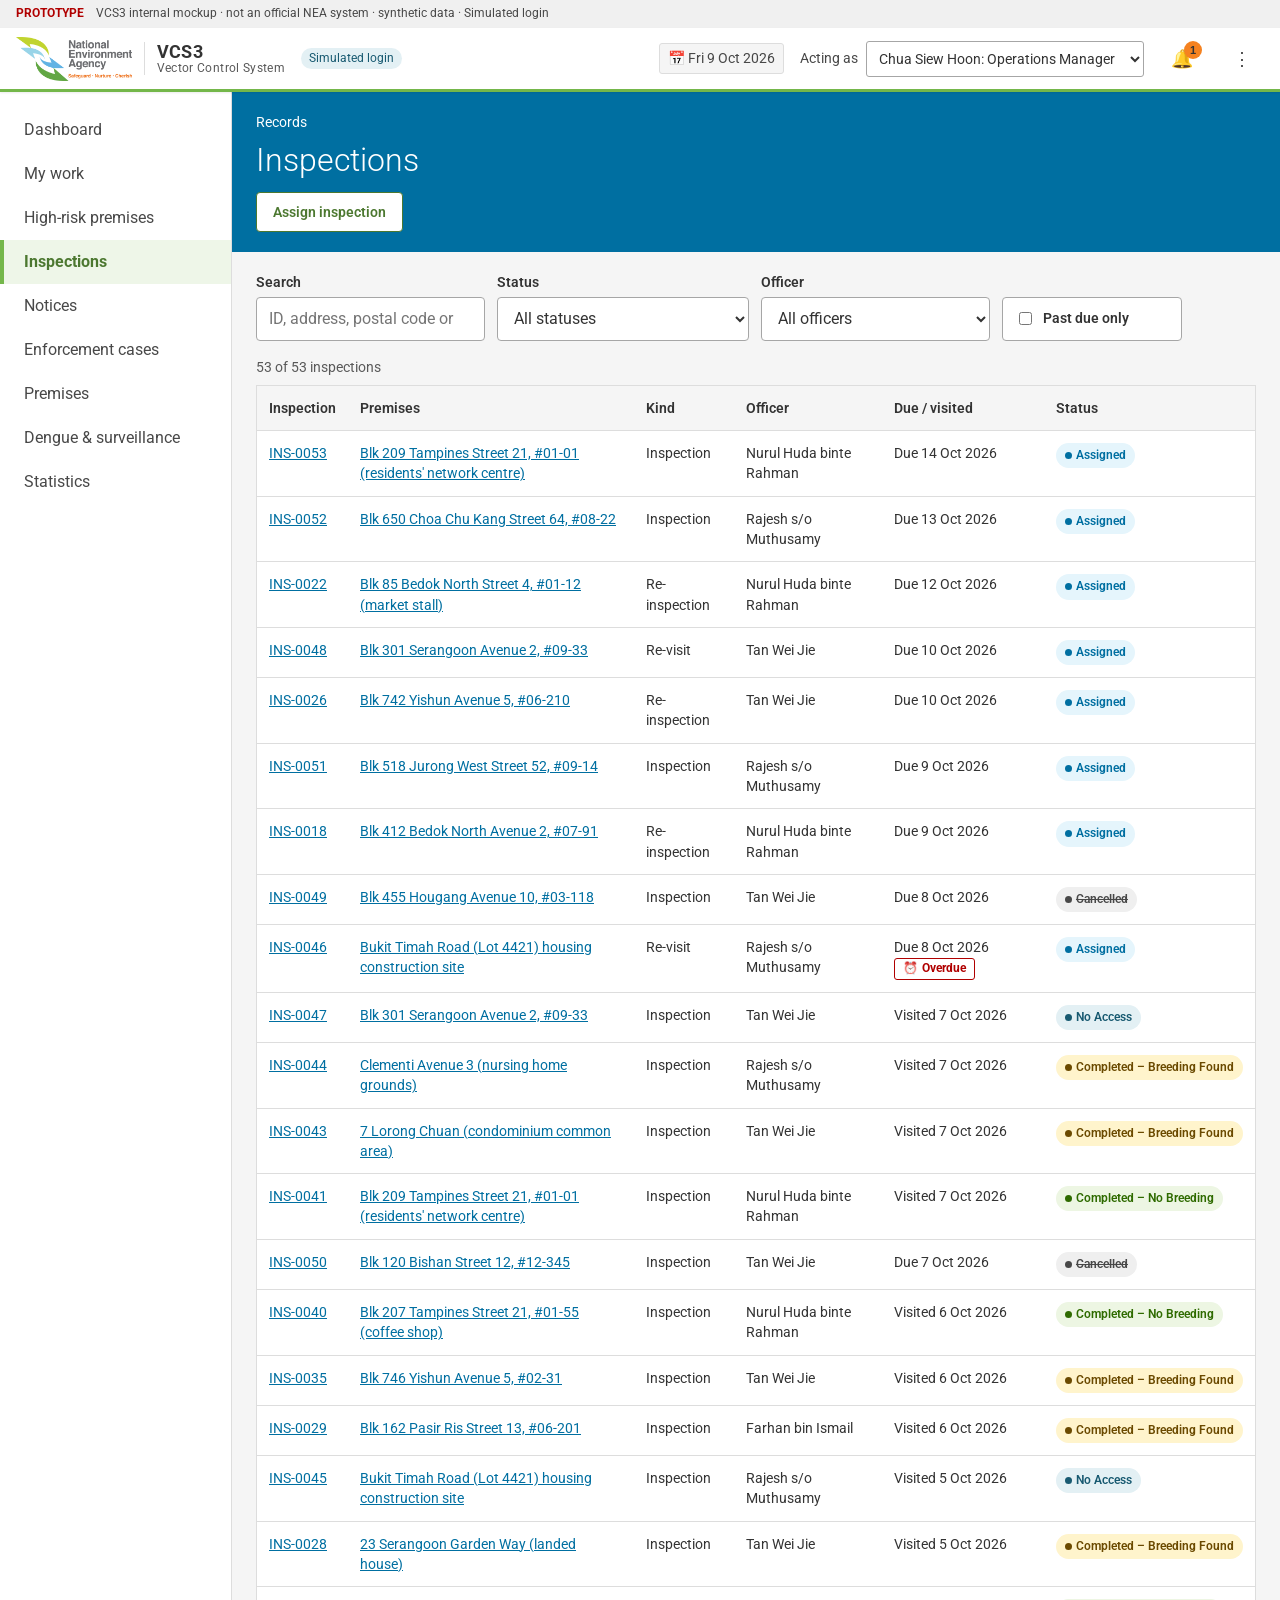
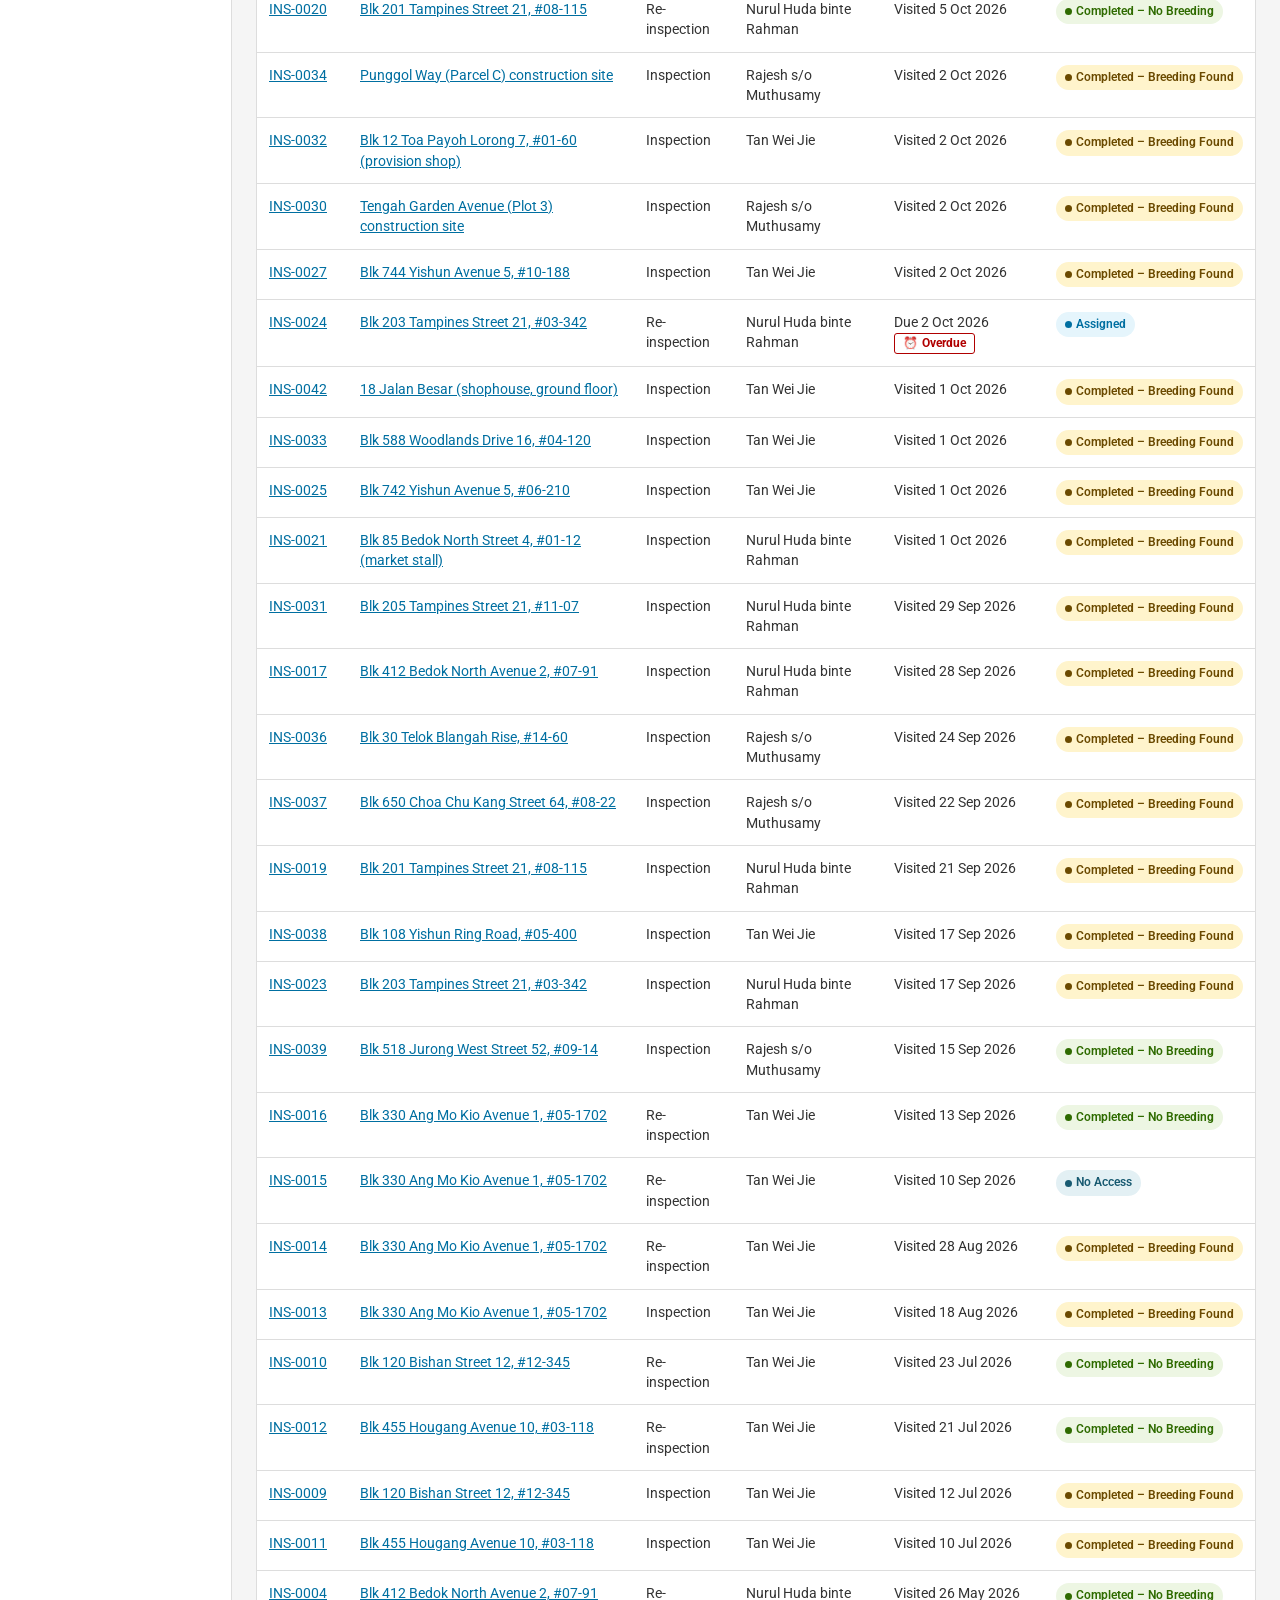
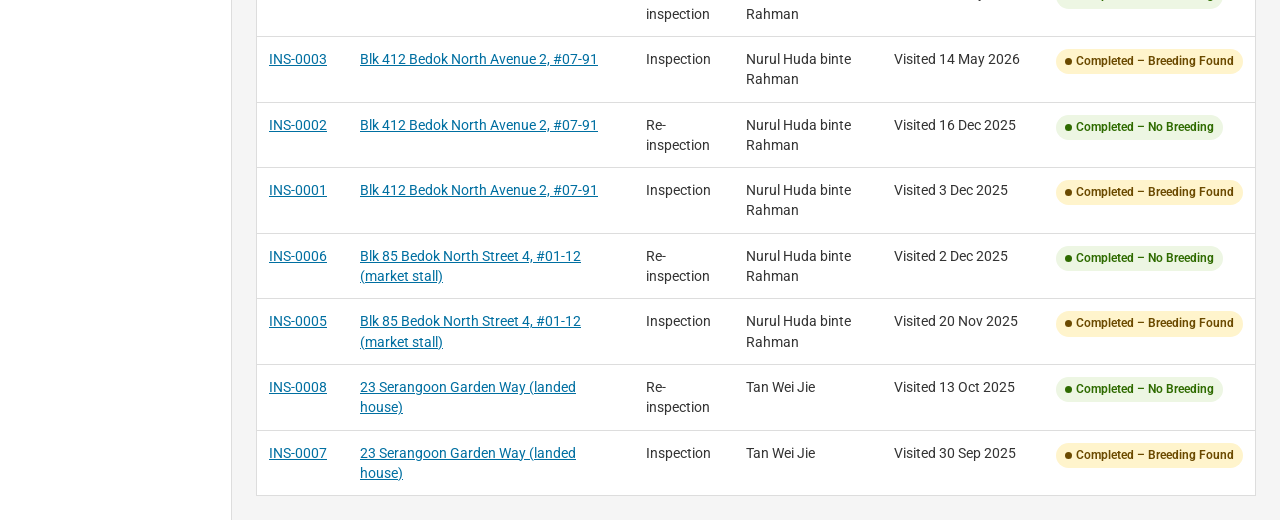
<file: inspections.html>
<!doctype html>
<html lang="en">
<head>
<meta charset="utf-8">
<meta name="viewport" content="width=device-width, initial-scale=1">
<title>Inspections · VCS3 prototype</title>
<link rel="preconnect" href="https://fonts.googleapis.com">
<link href="https://fonts.googleapis.com/css2?family=Roboto:wght@300;400;700&display=swap" rel="stylesheet">
<link rel="stylesheet" href="css/styles.css">
</head>
<body>
<!-- SCR-06 Inspections (US-003, US-024) -->
<main id="main" class="app-main" tabindex="-1">
  <div class="page-banner"><div class="breadcrumb">Records</div><h1>Inspections</h1><div class="actions" id="bannerActions"></div></div>
  <div class="page-content" id="content"></div>
</main>
<script src="data/seed.js"></script>
<script src="js/store.js"></script>
<script src="js/rules.js"></script>
<script src="js/workflow.js"></script>
<script src="js/app.js"></script>
<script>
(function () {
  var S = VCS.store, R = VCS.rules, A = VCS.app;
  A.init({ page: 'inspections', roles: ['FIELD_OFFICER', 'OPS_MANAGER'], render: function () {
    var u = S.currentUser();
    var all = R.BR025_visibleInspections(u); // BR-025
    var statuses = ['Assigned', 'Completed – No Breeding', 'Completed – Breeding Found', 'No Access', 'Cancelled'];
    var officers = S.list('users', function (x) { return x.role === 'FIELD_OFFICER' || S.list('inspections', function (i) { return i.assignedTo === x.id; }).length; });
    var breedingDays = A.qs('breeding');
    document.getElementById('content').innerHTML =
      (u.role === 'FIELD_OFFICER' ? '<p class="muted">You see the inspections assigned to you (BR-025).</p>' : '') +
      (breedingDays ? '<div class="banner banner-info"><div><strong>Filtered: breeding found in the last ' + A.esc(breedingDays) + ' days</strong><a href="inspections.html">Clear filter</a></div></div>' : '') +
      '<div class="toolbar" role="search">' +
      A.field('q', 'Search', '<input class="input" id="q" type="search" placeholder="ID, address, postal code or owner">') +
      A.field('st', 'Status', '<select class="select" id="st"><option value="">All statuses</option>' + statuses.map(function (s) { return '<option>' + s + '</option>'; }).join('') + '</select>') +
      (u.role === 'OPS_MANAGER' ? A.field('of', 'Officer', '<select class="select" id="of"><option value="">All officers</option>' + officers.map(function (o) { return '<option value="' + o.id + '">' + A.esc(o.name) + '</option>'; }).join('') + '</select>') : '') +
      '<div class="field"><label class="choice" style="margin-top:22px"><input type="checkbox" id="od"' + (A.qs('overdue') ? ' checked' : '') + '> Past due only</label></div>' +
      '</div><div class="result-count" id="count" aria-live="polite"></div><div id="list"></div>';
    function draw() {
      var q = document.getElementById('q').value, st = document.getElementById('st').value, ofEl = document.getElementById('of'), of = ofEl ? ofEl.value : '', od = document.getElementById('od').checked;
      var from = breedingDays ? R.addDays(R.today(), -(+breedingDays - 1)) : null;
      var rows = all.filter(function (i) {
        var p = S.get('premises', i.premisesId), o = S.get('ownerOccupiers', p.ownerOccupierId);
        if (from && !(i.visitedAt && i.visitedAt.slice(0, 10) >= from && S.list('larvalSamples', function (s) { return s.inspectionId === i.id && s.status === 'Positive'; }).length)) return false;
        return A.matches(i.id + ' ' + p.address + ' ' + p.postalCode + ' ' + o.name, q) && (!st || i.status === st) && (!of || i.assignedTo === of) && (!od || R.isInspectionOverdue(i));
      }).sort(function (a, b) { var x = a.visitedAt || a.dueDate, y = b.visitedAt || b.dueDate; return x < y ? 1 : -1; });
      document.getElementById('count').textContent = rows.length + ' of ' + all.length + ' inspections';
      document.getElementById('list').innerHTML = A.table([
        { label: 'Inspection', html: function (i) { return A.link('Inspection', i.id); } },
        { label: 'Premises', html: function (i) { return A.premisesLink(i.premisesId); } },
        { label: 'Kind', html: function (i) { return i.isReinspection ? 'Re-inspection' : i.isRevisit ? 'Re-visit' : 'Inspection'; } },
        { label: 'Officer', html: function (i) { return A.esc(A.userName(i.assignedTo)); } },
        { label: 'Due / visited', html: function (i) { return i.visitedAt ? 'Visited ' + A.fmtDate(i.visitedAt) : 'Due ' + A.fmtDate(i.dueDate) + (R.isInspectionOverdue(i) ? A.overdue() : ''); } },
        { label: 'Status', html: function (i) { return A.badge(i.status); } }
      ], rows, 'No inspections match these filters');
    }
    ['q', 'st', 'of', 'od'].forEach(function (id) { var el = document.getElementById(id); if (el) el.addEventListener('input', draw); });
    draw();
    if (u.role === 'OPS_MANAGER') {
      var ba = document.getElementById('bannerActions');
      ba.innerHTML = '<button type="button" class="btn btn-secondary" id="assignBtn">Assign inspection</button>';
      document.getElementById('assignBtn').addEventListener('click', function () { A.assignModal(); });
    }
  } });
})();
</script>
</body>
</html>
</file>
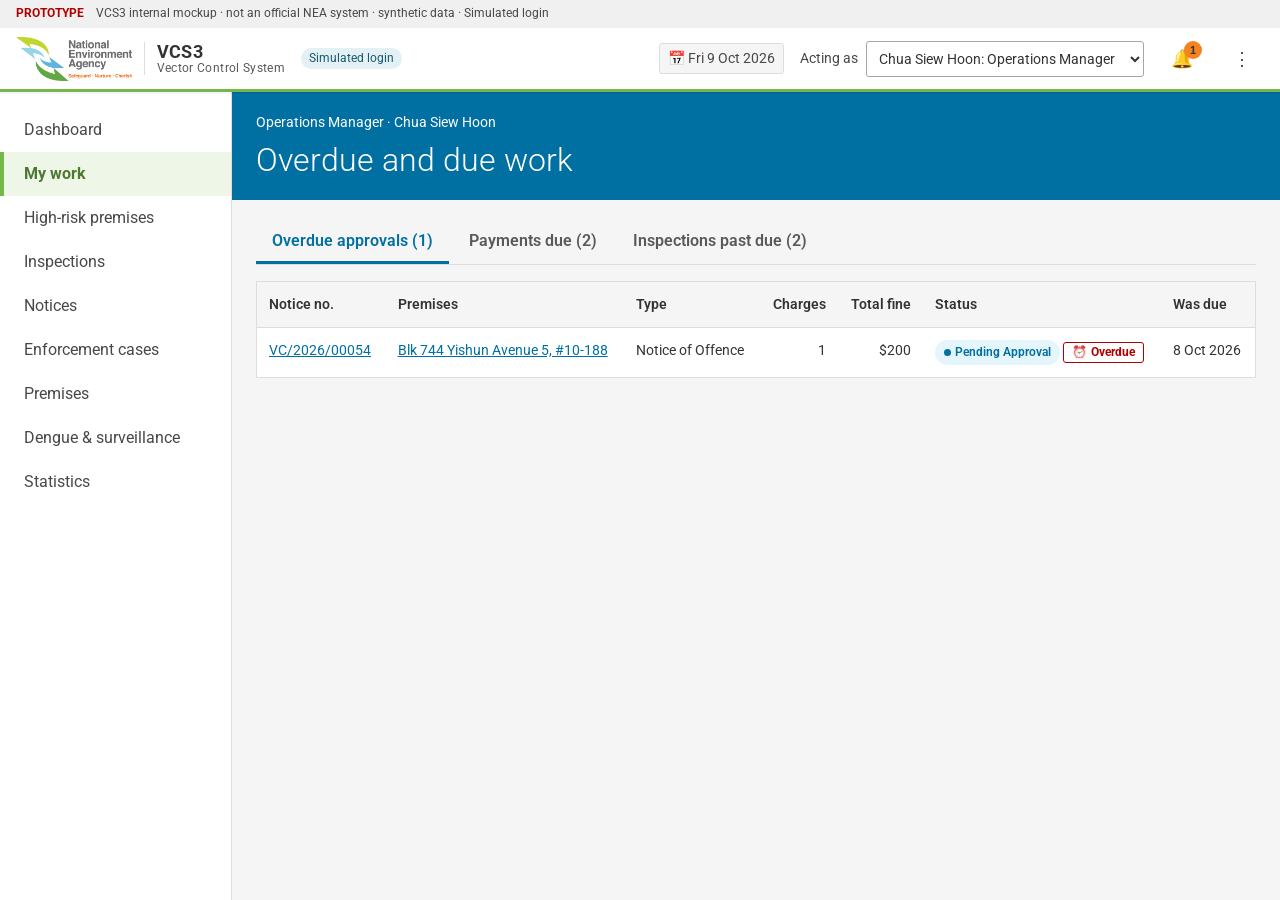
<file: my-work.html>
<!doctype html>
<html lang="en">
<head>
<meta charset="utf-8">
<meta name="viewport" content="width=device-width, initial-scale=1">
<title>My work · VCS3 prototype</title>
<link rel="preconnect" href="https://fonts.googleapis.com">
<link href="https://fonts.googleapis.com/css2?family=Roboto:wght@300;400;700&display=swap" rel="stylesheet">
<link rel="stylesheet" href="css/styles.css">
</head>
<body>
<!-- SCR-02 My work (US-004, US-026) -->
<main id="main" class="app-main" tabindex="-1">
  <div class="page-banner"><div class="breadcrumb" id="crumb">My work</div><h1 id="pageTitle">My work</h1></div>
  <div class="page-content" id="content"></div>
</main>
<script src="data/seed.js"></script>
<script src="js/store.js"></script>
<script src="js/rules.js"></script>
<script src="js/workflow.js"></script>
<script src="js/app.js"></script>
<script>
(function () {
  var S = VCS.store, R = VCS.rules, A = VCS.app;
  A.init({ page: 'my-work', render: function () {
    var u = S.currentUser(), t = R.today();
    document.getElementById('crumb').textContent = A.ROLE_LABEL[u.role] + ' · ' + u.name;
    var tabs = [];
    var premCol = { label: 'Premises', html: function (r) { return A.premisesLink(r.premisesId || S.get('enforcementCases', r.enforcementCaseId).premisesId); } };
    var noticeCols = [
      { label: 'Notice no.', html: function (n) { return A.link('Notice', n.id, n.noticeNo); } },
      premCol,
      { label: 'Type', html: function (n) { return A.esc(n.noticeType); } },
      { label: 'Charges', num: true, html: function (n) { return n.charges.length; } },
      { label: 'Total fine', num: true, html: function (n) { return A.money(n.totalFine); } },
      { label: 'Status', html: function (n) { return A.badge(n.status) + (R.BR020_isApprovalOverdue(n) ? A.overdue() : ''); } }
    ];

    if (u.role === 'FIELD_OFFICER' || S.list('inspections', function (i) { return i.assignedTo === u.id && i.status === 'Assigned'; }).length) {
      document.getElementById('pageTitle').textContent = u.role === 'FIELD_OFFICER' ? 'My inspections and notices' : 'My work';
      var mine = S.list('inspections', function (i) { return i.assignedTo === u.id && i.status === 'Assigned'; }).sort(function (a, b) { return a.dueDate < b.dueDate ? -1 : 1; });
      tabs.push({ id: 'ins', label: 'Inspections to visit', rows: mine, html: A.table([
        { label: 'Inspection', html: function (i) { return A.link('Inspection', i.id); } },
        premCol,
        { label: 'Kind', html: function (i) { return i.isReinspection ? 'Re-inspection' + (i.isRevisit ? ' (re-visit)' : '') : i.isRevisit ? 'Re-visit after no access' : 'Inspection'; } },
        { label: 'Due', html: function (i) { return A.fmtDate(i.dueDate, true) + (R.isInspectionOverdue(i) ? A.overdue() : i.dueDate === t ? ' <span class="badge badge-warning">Due today</span>' : ''); } },
        { label: 'High-risk', html: function (i) { var r = R.BR016_riskReasons(S.get('premises', i.premisesId)); return r.length ? A.highRisk() : '—'; } }
      ], mine, 'No inspections assigned to you') });
      var labs = S.list('larvalSamples', function (s) { return s.status === 'Pending Lab' && S.get('inspections', s.inspectionId).assignedTo === u.id; });
      tabs.push({ id: 'lab', label: 'Lab results pending', rows: labs, html: A.table([
        { label: 'Sample', html: function (s) { return A.link('LarvalSample', s.id, s.sampleNo); } },
        { label: 'Premises', html: function (s) { return A.premisesLink(S.get('inspections', s.inspectionId).premisesId); } },
        { label: 'Habitat', html: function (s) { return A.esc(s.habitatType) + '<br><span class="muted">' + A.esc(s.habitatLocation) + '</span>'; } },
        { label: 'Collected', html: function (s) { return A.fmtDate(S.get('inspections', s.inspectionId).visitedAt); } },
        { label: 'Action', html: function (s) { return '<button type="button" class="btn btn-primary" data-lab="' + s.id + '">Record lab result</button>'; } }
      ], labs, 'No samples waiting for lab results') });
      var todo = S.list('notices', function (n) { return n.draftedBy === u.id && ['Draft', 'Returned', 'Approved'].indexOf(n.status) >= 0; })
        .sort(function (a, b) { var o = { Returned: 0, Draft: 1, Approved: 2 }; return o[a.status] - o[b.status]; });
      tabs.push({ id: 'ntc', label: 'Notices to action', rows: todo, html: '<p class="muted">Draft and Returned notices need submitting; Approved notices need serving.</p>' + A.table(noticeCols, todo, 'No notices need your action') });
    }

    if (u.role === 'APPROVING_OFFICER') {
      document.getElementById('pageTitle').textContent = 'Approval queue';
      var pa = S.list('notices', function (n) { return n.status === 'Pending Approval'; }).sort(function (a, b) { return a.submittedAt < b.submittedAt ? -1 : 1; });
      tabs.unshift({ id: 'pa', label: 'Pending approval', rows: pa, html: '<p class="muted">Oldest first. Approval is due within ' + S.config().approvalSlaWorkingDays + ' working days of submission (BR-020).</p>' + A.table([
        noticeCols[0], premCol, noticeCols[2], noticeCols[3], noticeCols[4],
        { label: 'Drafted by', html: function (n) { return A.esc(A.userName(n.draftedBy)) + (n.draftedBy === u.id ? ' <span class="badge badge-neutral">You: BR-010</span>' : ''); } },
        { label: 'Approval due', html: function (n) { return A.fmtDate(n.approvalDueAt) + (R.BR020_isApprovalOverdue(n) ? A.overdue() : n.approvalDueAt === t ? ' <span class="badge badge-warning">Due today</span>' : ''); } }
      ], pa, 'Nothing waiting for approval') });
      var withdrawn = S.list('enforcementCases', R.BR027_canCancelCase);
      tabs.push({ id: 'wd', label: 'Withdrawn, not reissued', rows: withdrawn, html: '<p class="muted">Cases whose latest notice was withdrawn. Wait for a reissue, or cancel the case (BR-027).</p>' + A.table([
        { label: 'Case', html: function (c) { return A.link('EnforcementCase', c.id); } }, premCol,
        { label: 'Withdrawn notice', html: function (c) { var n = R.latestNotice(c.id); return A.link('Notice', n.id, n.noticeNo) + '<br><span class="muted">' + A.esc(n.withdrawReason) + '</span>'; } }
      ], withdrawn, 'None') });
    }

    if (u.role === 'OPS_MANAGER') {
      document.getElementById('pageTitle').textContent = 'Overdue and due work';
      var oa = S.list('notices', R.BR020_isApprovalOverdue);
      tabs.push({ id: 'oa', label: 'Overdue approvals', rows: oa, html: A.table(noticeCols.concat([{ label: 'Was due', html: function (n) { return A.fmtDate(n.approvalDueAt); } }]), oa, 'No overdue approvals') });
      var pay = S.list('enforcementCases', function (c) { return c.status === 'Awaiting Payment'; }).sort(function (a, b) { return a.paymentDueAt < b.paymentDueAt ? -1 : 1; });
      tabs.push({ id: 'pay', label: 'Payments due', rows: pay, html: A.table([
        { label: 'Case', html: function (c) { return A.link('EnforcementCase', c.id); } }, premCol,
        { label: 'Payment due', html: function (c) { var d = R.daysBetween(t, c.paymentDueAt); return A.fmtDate(c.paymentDueAt) + ' <span class="muted">(' + (d === 0 ? 'today' : d + ' days') + ')</span>'; } },
        { label: 'Re-inspection', html: function (c) { return R.BR023_reinspectionDone(c) ? '<span class="badge badge-success">Done</span>' : '<span class="badge badge-info">Pending</span>'; } }
      ], pay, 'No fines awaiting payment') });
      var pd = S.list('inspections', R.isInspectionOverdue);
      tabs.push({ id: 'pd', label: 'Inspections past due', rows: pd, html: A.table([
        { label: 'Inspection', html: function (i) { return A.link('Inspection', i.id); } }, premCol,
        { label: 'Officer', html: function (i) { return A.esc(A.userName(i.assignedTo)); } },
        { label: 'Due', html: function (i) { return A.fmtDate(i.dueDate) + A.overdue(); } }
      ], pd, 'No inspections past due') });
    }

    var sel = location.hash.slice(1) || tabs[0].id;
    if (!tabs.some(function (x) { return x.id === sel; })) sel = tabs[0].id;
    var html = '<div class="tabs" role="tablist">' + tabs.map(function (x) {
      return '<button type="button" class="tab" role="tab" id="tab-' + x.id + '" aria-controls="panel-' + x.id + '" aria-selected="' + (x.id === sel) + '" tabindex="' + (x.id === sel ? 0 : -1) + '">' + A.esc(x.label) + ' (' + x.rows.length + ')</button>';
    }).join('') + '</div>' + tabs.map(function (x) {
      return '<div role="tabpanel" id="panel-' + x.id + '" aria-labelledby="tab-' + x.id + '"' + (x.id === sel ? '' : ' hidden') + '>' + x.html + '</div>';
    }).join('');
    var c = document.getElementById('content');
    c.innerHTML = html;
    var tabEls = c.querySelectorAll('[role=tab]');
    function select(btn) {
      tabEls.forEach(function (b) { var on = b === btn; b.setAttribute('aria-selected', on); b.tabIndex = on ? 0 : -1; document.getElementById(b.getAttribute('aria-controls')).hidden = !on; });
      history.replaceState(null, '', '#' + btn.id.slice(4));
    }
    tabEls.forEach(function (b, i) {
      b.addEventListener('click', function () { select(b); });
      b.addEventListener('keydown', function (e) {
        if (e.key === 'ArrowRight' || e.key === 'ArrowLeft') { var n = tabEls[(i + (e.key === 'ArrowRight' ? 1 : tabEls.length - 1)) % tabEls.length]; n.focus(); select(n); }
      });
    });
    c.querySelectorAll('[data-lab]').forEach(function (b) { b.addEventListener('click', function () { A.labModal(S.get('larvalSamples', b.getAttribute('data-lab'))); }); });
  } });
})();
</script>
</body>
</html>
</file>
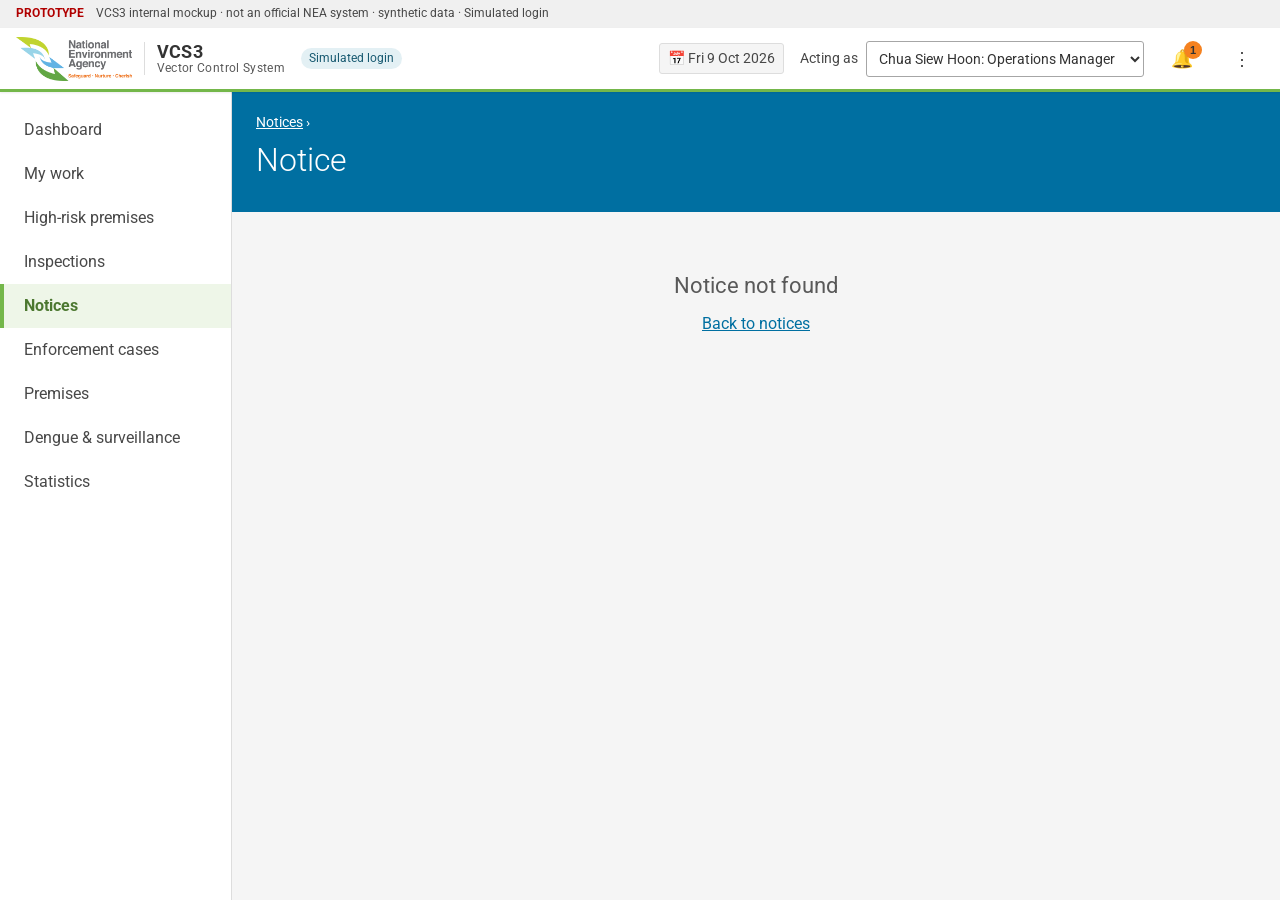
<file: notice.html>
<!doctype html>
<html lang="en">
<head>
<meta charset="utf-8">
<meta name="viewport" content="width=device-width, initial-scale=1">
<title>Notice · VCS3 prototype</title>
<link rel="preconnect" href="https://fonts.googleapis.com">
<link href="https://fonts.googleapis.com/css2?family=Roboto:wght@300;400;700&display=swap" rel="stylesheet">
<link rel="stylesheet" href="css/styles.css">
</head>
<body>
<!-- SCR-10 Notice (US-010 to US-014, US-027) -->
<main id="main" class="app-main" tabindex="-1">
  <div class="page-banner"><div class="breadcrumb"><a href="notices.html">Notices</a> › <span id="crumb"></span></div><h1 id="pageTitle">Notice</h1>
    <div class="actions" id="bannerActions"></div></div>
  <div class="page-content" id="content"></div>
</main>
<script src="data/seed.js"></script>
<script src="js/store.js"></script>
<script src="js/rules.js"></script>
<script src="js/workflow.js"></script>
<script src="js/app.js"></script>
<script>
(function () {
  var S = VCS.store, R = VCS.rules, A = VCS.app;
  A.init({ page: 'notice', render: function () {
    var n = S.get('notices', A.qs('id'));
    var content = document.getElementById('content');
    if (!n) { content.innerHTML = '<div class="empty-state"><h2>Notice not found</h2><p><a href="notices.html">Back to notices</a></p></div>'; return; }
    var u = S.currentUser(), c = S.get('enforcementCases', n.enforcementCaseId), ins = S.get('inspections', c.inspectionId);
    var p = S.get('premises', c.premisesId), o = S.get('ownerOccupiers', p.ownerOccupierId);
    if (u.role === 'FIELD_OFFICER' && n.draftedBy !== u.id && ins.assignedTo !== u.id) { // BR-025 (D-050), gap G-1
      document.getElementById('crumb').textContent = n.noticeNo;
      content.innerHTML = '<div class="empty-state"><div class="empty-icon" aria-hidden="true">🔒</div><h2>Not assigned to you</h2><p>Field Officers can only open notices they drafted or that come from their own inspections (BR-025).</p><p><a class="btn btn-primary" href="my-work.html">Go to My work</a></p></div>';
      return;
    }
    document.title = 'Notice ' + n.noticeNo + ' · VCS3 prototype';
    document.getElementById('pageTitle').textContent = 'Notice ' + n.noticeNo;
    document.getElementById('crumb').textContent = n.noticeNo;
    var editable = (n.status === 'Draft' || n.status === 'Returned') && n.draftedBy === u.id; // BR-012
    var replaced = S.list('notices', function (x) { return x.replacesNoticeId === n.id; })[0];

    var html = '';
    if (n.status === 'Returned') html += '<div class="banner banner-warning" role="status"><div><strong>Returned for correction (BR-011)</strong>' + A.esc(n.returnReason) + '</div></div>';
    if (R.BR020_isApprovalOverdue(n)) html += '<div class="banner banner-danger"><div><strong>Approval overdue (BR-020)</strong>Was due ' + A.fmtDate(n.approvalDueAt) + ', ' + R.daysBetween(n.approvalDueAt, R.today()) + ' day(s) ago.</div></div>';
    if (n.status === 'Withdrawn') html += '<div class="banner banner-info"><div><strong>Withdrawn ' + A.fmtDate(n.withdrawnAt) + '</strong>' + A.esc(n.withdrawReason) + (replaced ? '<br>Replaced by ' + A.link('Notice', replaced.id, replaced.noticeNo) + '.' : '') + '</div></div>';
    if (n.noticeType === 'Notice to Abate') html += '<div class="banner banner-danger"><div><strong>Offence no. ' + c.offenceCount + ': Notice to Abate (BR-014)</strong>No composition fine is offered. Serving this notice refers the case for prosecution.</div></div>';

    html += '<div class="grid-2"><div>';
    html += '<div class="card"><div class="card-head"><h2>' + A.badge(n.status) + '</h2>' + (n.replacesNoticeId ? '<span class="muted">Reissue of ' + A.link('Notice', n.replacesNoticeId, S.get('notices', n.replacesNoticeId).noticeNo) + '</span>' : '') + '</div><dl class="dl-grid">' +
      '<div><dt>Notice type</dt><dd>' + A.esc(n.noticeType) + '</dd></div>' +
      '<div><dt>Enforcement case</dt><dd>' + A.link('EnforcementCase', c.id) + ' ' + A.badge(c.status) + '</dd></div>' +
      '<div><dt>Premises</dt><dd>' + A.premisesLink(p.id) + '</dd></div>' +
      '<div><dt>Owner / Occupier</dt><dd>' + A.esc(o.name) + '</dd></div>' +
      '<div><dt>Offence no. (BR-015)</dt><dd>' + c.offenceCount + '</dd></div>' +
      '<div><dt>Inspection</dt><dd>' + A.link('Inspection', ins.id) + ', ' + A.fmtDate(ins.visitedAt) + '</dd></div>' +
      '<div><dt>Drafted by</dt><dd>' + A.esc(A.userName(n.draftedBy)) + '</dd></div>' +
      (n.submittedAt ? '<div><dt>Submitted</dt><dd>' + A.fmtDateTime(n.submittedAt) + '</dd></div>' : '') +
      (n.status === 'Pending Approval' ? '<div><dt>Approval due (BR-020)</dt><dd>' + A.fmtDate(n.approvalDueAt) + (R.BR020_isApprovalOverdue(n) ? A.overdue() : '') + '</dd></div>' : '') +
      (n.approvedBy ? '<div><dt>Approved by</dt><dd>' + A.esc(A.userName(n.approvedBy)) + ', ' + A.fmtDate(n.approvedAt) + '</dd></div>' : '') +
      (n.servedAt ? '<div><dt>Served</dt><dd>' + A.fmtDate(n.servedAt) + ' · ' + A.esc(n.serviceMethod) + '</dd></div><div><dt>E-filed (BR-004)</dt><dd>' + A.fmtDateTime(n.filedAt) + '</dd></div>' : '') +
      '</dl></div>';

    html += '<div class="card"><div class="card-head"><h2>Charges</h2><span class="muted">One per positive habitat (BR-028)</span></div>' +
      '<div class="table-wrap"><table class="table table-stack"><thead><tr><th scope="col">No.</th><th scope="col">Habitat</th><th scope="col">Location in premises</th><th scope="col">Sample</th><th scope="col" class="num">Composition fine</th></tr></thead><tbody>' +
      n.charges.map(function (ch) {
        var s = S.get('larvalSamples', ch.larvalSampleId);
        var loc = editable ? '<label class="sr-only" for="loc-' + s.id + '">Location for charge ' + ch.chargeNo + '</label><input class="input" id="loc-' + s.id + '" data-loc="' + s.id + '" value="' + A.esc(s.habitatLocation) + '" maxlength="120">' : A.esc(s.habitatLocation);
        return '<tr><td data-label="No.">' + ch.chargeNo + '</td><td data-label="Habitat">' + A.esc(ch.habitatType) + '</td><td data-label="Location">' + loc + '</td><td data-label="Sample"><span class="mono">' + A.esc(s.sampleNo) + '</span></td><td data-label="Composition fine" class="num">' + (n.noticeType === 'Notice to Abate' ? '— (BR-014)' : A.money(ch.fineAmount)) + '</td></tr>';
      }).join('') + '</tbody><tfoot><tr><td colspan="4">Total (' + n.charges.length + ' charge' + (n.charges.length > 1 ? 's' : '') + ')</td><td class="num">' + A.money(n.totalFine) + '</td></tr></tfoot></table></div>' +
      '<p class="muted" style="margin-top:8px">Fine per charge: ' + (n.noticeType === 'Notice to Abate' ? 'none, offence no. ' + c.offenceCount + ' (BR-014)' : A.money(n.charges[0].fineAmount) + ' for a ' + (p.premisesType === 'Residential' ? 'residential' : 'non-residential') + ' premises, offence no. ' + c.offenceCount + ' (BR-013, ⚙ placeholder amounts)') + '. The amounts are calculated and cannot be edited.</p>' +
      (editable ? '<div class="btn-group"><button type="button" class="btn btn-secondary" id="saveLoc">Save locations</button></div>' : '') + '</div>';

    // Notice preview (HTML only; no PDF) with prototype watermark (D-045)
    html += '<div class="card"><div class="card-head"><h2>Notice preview</h2><button type="button" class="btn btn-secondary" id="pdfBtn">Download PDF</button></div>' +
      '<div class="notice-doc"><div class="doc-head"><img src="img/nea-logo.png" alt="National Environment Agency"><div style="text-align:right"><div class="watermark">PROTOTYPE – NOT AN OFFICIAL NOTICE</div><div>' + A.esc(n.noticeNo) + '</div><div>' + A.fmtDate(n.servedAt || n.approvedAt || n.submittedAt || n.createdAt) + '</div></div></div>' +
      '<p><strong>To:</strong> ' + A.esc(o.name) + '<br>' + A.esc(p.address) + ', Singapore ' + A.esc(p.postalCode) + '</p>' +
      '<h3 style="text-transform:uppercase;letter-spacing:.04em">' + A.esc(n.noticeType) + '</h3>' +
      '<p>On ' + A.fmtDate(ins.visitedAt) + ', an officer found mosquito breeding at the premises above. The larvae were confirmed by laboratory analysis. <span class="placeholder">⚙ Legal wording and the statutory reference are to be supplied by NEA.</span></p>' +
      '<ol>' + n.charges.map(function (ch) { var s = S.get('larvalSamples', ch.larvalSampleId); return '<li>' + A.esc(ch.habitatType) + ' at ' + A.esc(s.habitatLocation) + ' (sample ' + A.esc(s.sampleNo) + ')' + (n.noticeType === 'Notice of Offence' ? ': ' + A.money(ch.fineAmount) : '') + '</li>'; }).join('') + '</ol>' +
      (n.noticeType === 'Notice of Offence'
        ? '<p>You may settle this offence by paying a composition fine of <strong>' + A.money(n.totalFine) + '</strong> within ' + S.config().paymentDueDays + ' days of this notice' + (c.paymentDueAt ? ' (by ' + A.fmtDate(c.paymentDueAt) + ')' : '') + '. <span class="placeholder">⚙ Payment channels to be supplied.</span></p>'
        : '<p>No composition fine is offered for this offence. <span class="placeholder">⚙ Abatement requirements and court process wording to be supplied by NEA.</span></p>') +
      '<p class="muted">Synthetic data · internal VCS3 prototype</p></div></div>';

    html += '</div><aside><div class="card"><div class="card-head"><h2>History</h2></div>' + A.timeline([['Notice', n.id]]) + '</div></aside></div>';
    content.innerHTML = html;

    A.renderActions(document.getElementById('bannerActions'), 'Notice', n, function (res) {
      if (res.id && res.id !== n.id && /^NTC-/.test(res.id)) location.href = 'notice.html?id=' + res.id; else location.reload();
    });
    document.getElementById('pdfBtn').addEventListener('click', function () { A.notInScope('PDF notices'); });
    var save = document.getElementById('saveLoc');
    if (save) save.addEventListener('click', function () {
      var changed = 0, bad = false;
      content.querySelectorAll('[data-loc]').forEach(function (inp) {
        var s = S.get('larvalSamples', inp.getAttribute('data-loc')), v = inp.value.trim();
        if (v.length < 2) { bad = true; inp.setAttribute('aria-invalid', 'true'); return; }
        if (v !== s.habitatLocation) {
          var was = s.habitatLocation;
          S.update('larvalSamples', s.id, { habitatLocation: v });
          S.audit('Notice', n.id, 'Edit charge location', n.status, n.status, 'Sample ' + s.sampleNo + ': "' + was + '" → "' + v + '"');
          changed++;
        }
      });
      if (bad) { A.toast('Each location needs at least 2 characters (BR-008).', true); return; }
      sessionStorage.setItem('vcs3.toast', changed ? changed + ' location(s) updated.' : 'No changes.');
      location.reload();
    });
  } });
})();
</script>
</body>
</html>
</file>
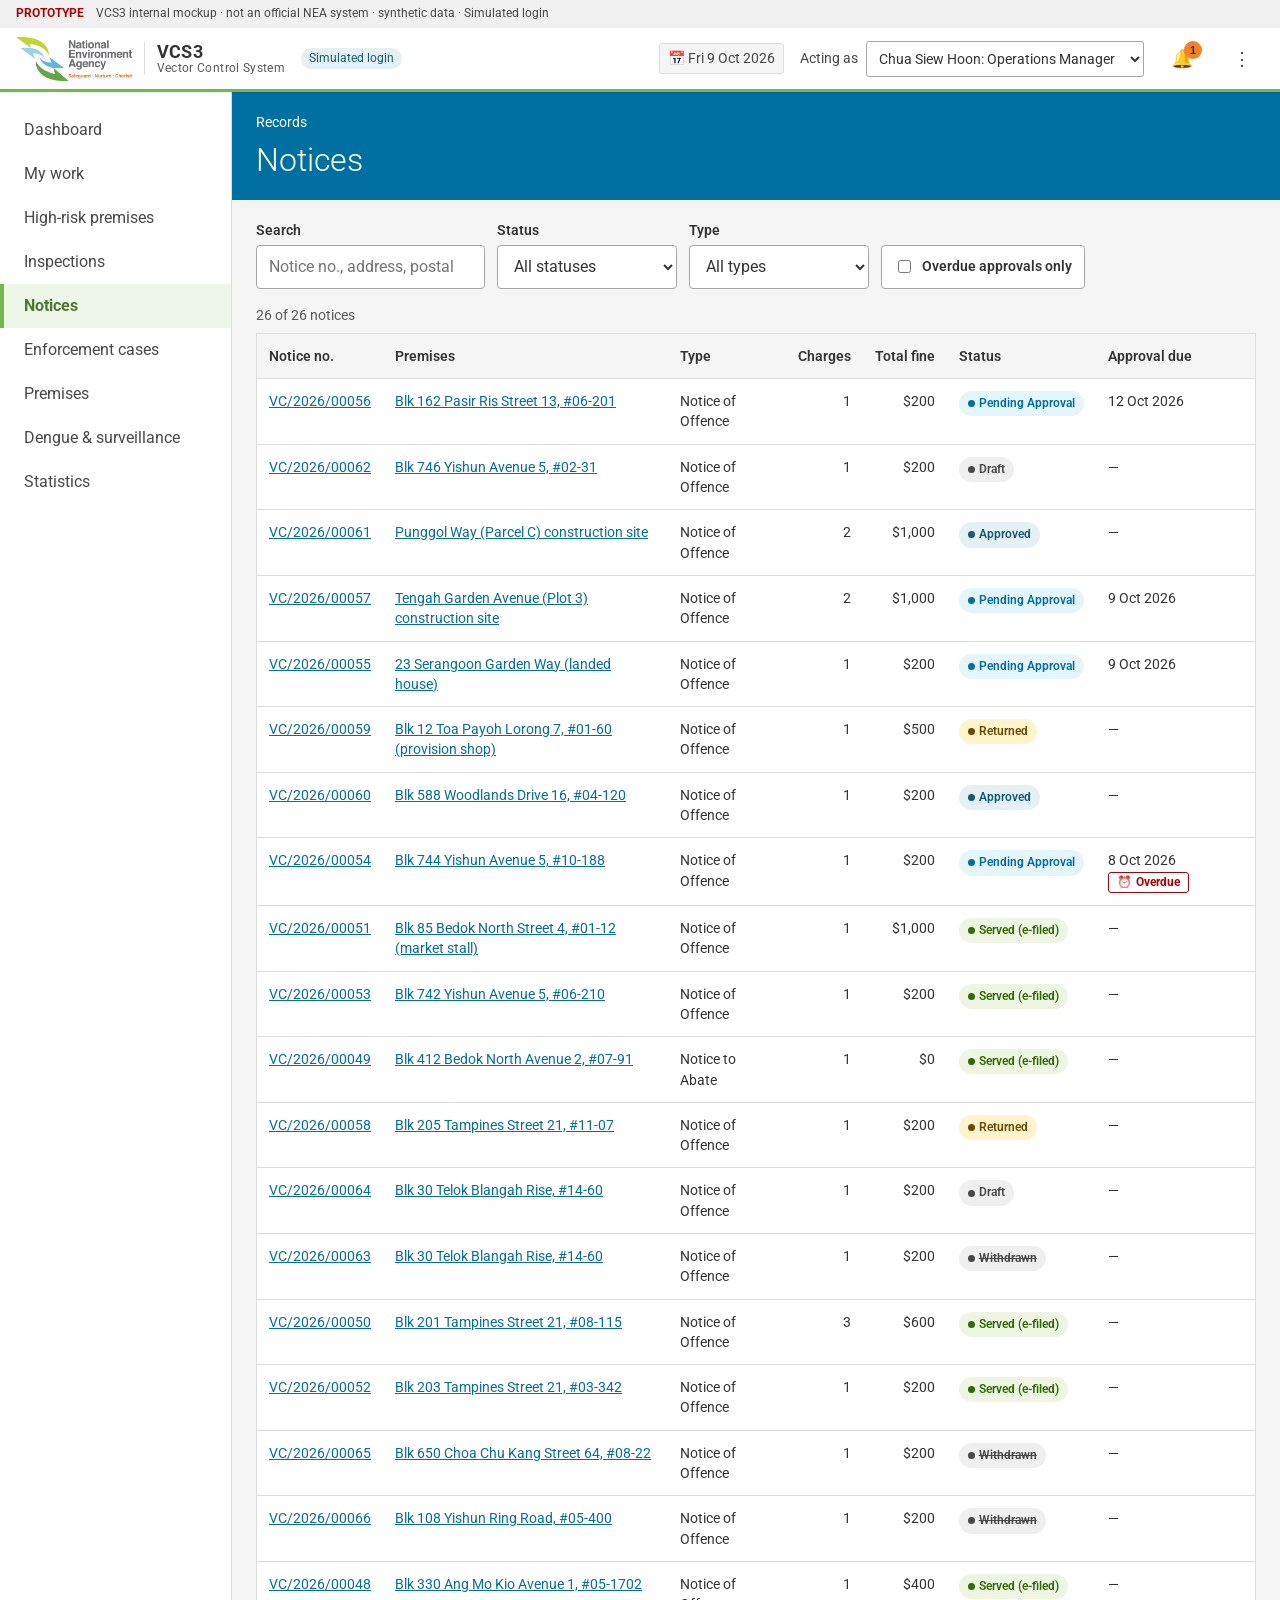
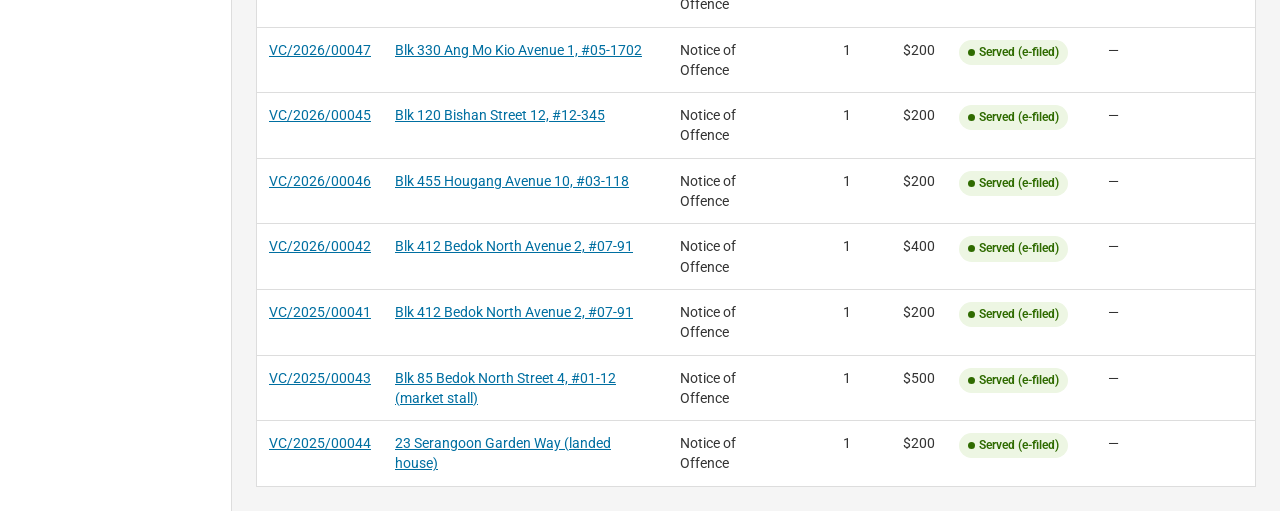
<file: notices.html>
<!doctype html>
<html lang="en">
<head>
<meta charset="utf-8">
<meta name="viewport" content="width=device-width, initial-scale=1">
<title>Notices · VCS3 prototype</title>
<link rel="preconnect" href="https://fonts.googleapis.com">
<link href="https://fonts.googleapis.com/css2?family=Roboto:wght@300;400;700&display=swap" rel="stylesheet">
<link rel="stylesheet" href="css/styles.css">
</head>
<body>
<!-- SCR-09 Notices: approval queue and register (US-011, US-024, US-026) -->
<main id="main" class="app-main" tabindex="-1">
  <div class="page-banner"><div class="breadcrumb">Records</div><h1>Notices</h1></div>
  <div class="page-content" id="content"></div>
</main>
<script src="data/seed.js"></script>
<script src="js/store.js"></script>
<script src="js/rules.js"></script>
<script src="js/workflow.js"></script>
<script src="js/app.js"></script>
<script>
(function () {
  var S = VCS.store, R = VCS.rules, A = VCS.app;
  A.init({ page: 'notices', render: function () {
    var u = S.currentUser();
    var all = S.list('notices').filter(function (n) {
      if (u.role !== 'FIELD_OFFICER') return true;
      var c = S.get('enforcementCases', n.enforcementCaseId);
      return n.draftedBy === u.id || S.get('inspections', c.inspectionId).assignedTo === u.id; // BR-025
    });
    var statuses = ['Draft', 'Pending Approval', 'Returned', 'Approved', 'Served', 'Withdrawn'];
    var pre = A.qs('status') || '';
    document.getElementById('content').innerHTML =
      (u.role === 'FIELD_OFFICER' ? '<p class="muted">You see notices you drafted or that come from your inspections (BR-025).</p>' : '') +
      '<div class="toolbar" role="search">' +
      A.field('q', 'Search', '<input class="input" id="q" type="search" placeholder="Notice no., address, postal code or owner">') +
      A.field('st', 'Status', '<select class="select" id="st"><option value="">All statuses</option>' + statuses.map(function (s) { return '<option' + (s === pre ? ' selected' : '') + '>' + s + '</option>'; }).join('') + '</select>') +
      A.field('ty', 'Type', '<select class="select" id="ty"><option value="">All types</option><option>Notice of Offence</option><option>Notice to Abate</option></select>') +
      '<div class="field"><label class="choice" style="margin-top:22px"><input type="checkbox" id="od"> Overdue approvals only</label></div>' +
      '</div><div class="result-count" id="count" aria-live="polite"></div><div id="list"></div>';
    function draw() {
      var q = document.getElementById('q').value, st = document.getElementById('st').value, ty = document.getElementById('ty').value, od = document.getElementById('od').checked;
      var rows = all.filter(function (n) {
        var c = S.get('enforcementCases', n.enforcementCaseId), p = S.get('premises', c.premisesId), o = S.get('ownerOccupiers', p.ownerOccupierId);
        return A.matches(n.noticeNo + ' ' + n.id + ' ' + p.address + ' ' + p.postalCode + ' ' + o.name, q) && (!st || n.status === st) && (!ty || n.noticeType === ty) && (!od || R.BR020_isApprovalOverdue(n));
      }).sort(function (a, b) { return a.updatedAt < b.updatedAt ? 1 : -1; });
      document.getElementById('count').textContent = rows.length + ' of ' + all.length + ' notices';
      document.getElementById('list').innerHTML = A.table([
        { label: 'Notice no.', html: function (n) { return A.link('Notice', n.id, n.noticeNo); } },
        { label: 'Premises', html: function (n) { return A.premisesLink(S.get('enforcementCases', n.enforcementCaseId).premisesId); } },
        { label: 'Type', html: function (n) { return A.esc(n.noticeType); } },
        { label: 'Charges', num: true, html: function (n) { return n.charges.length; } },
        { label: 'Total fine', num: true, html: function (n) { return A.money(n.totalFine); } },
        { label: 'Status', html: function (n) { return A.badge(n.status); } },
        { label: 'Approval due', html: function (n) { return n.status === 'Pending Approval' ? A.fmtDate(n.approvalDueAt) + (R.BR020_isApprovalOverdue(n) ? A.overdue() : '') : '—'; } }
      ], rows, 'No notices match these filters');
    }
    ['q', 'st', 'ty', 'od'].forEach(function (id) { document.getElementById(id).addEventListener('input', draw); });
    draw();
  } });
})();
</script>
</body>
</html>
</file>
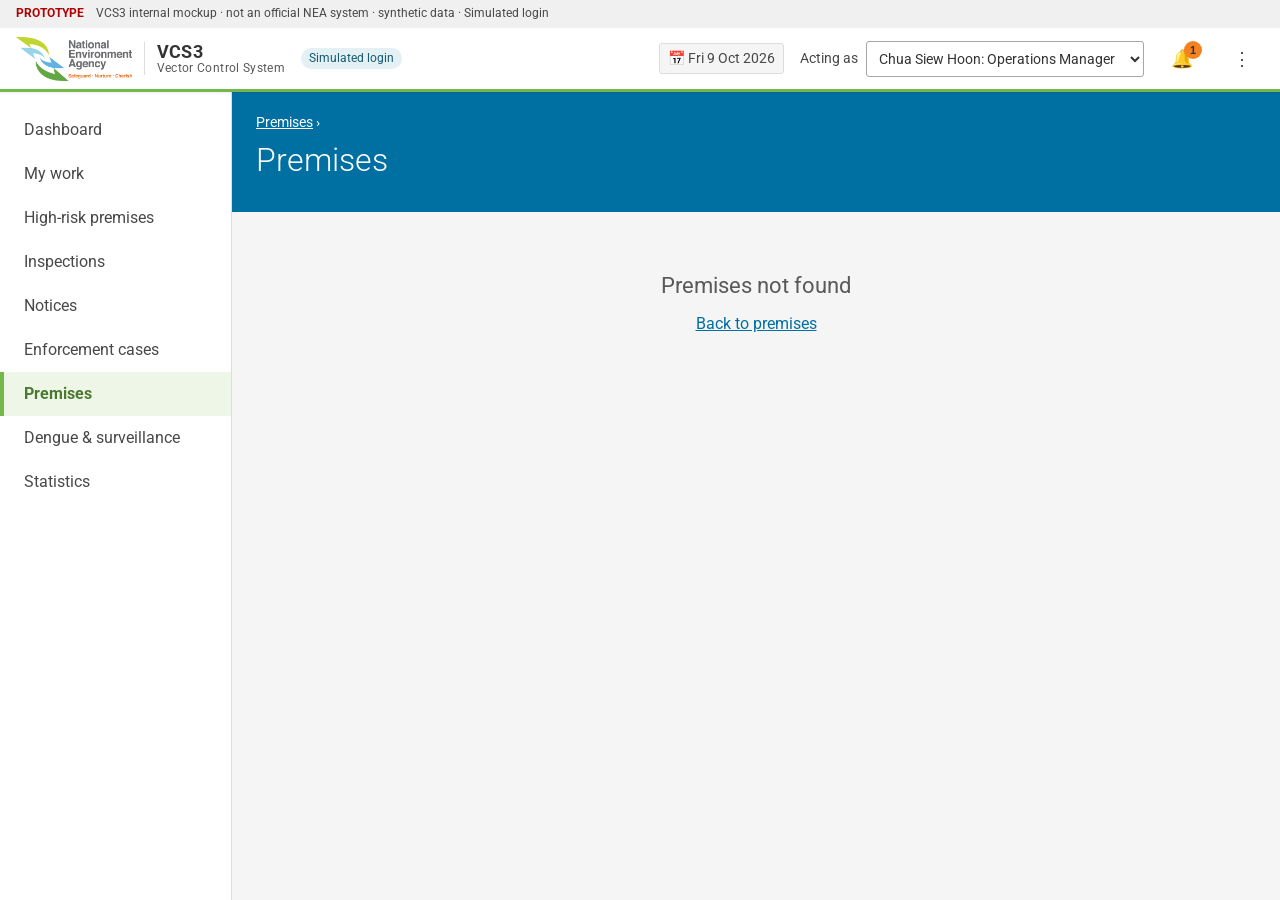
<file: premises-detail.html>
<!doctype html>
<html lang="en">
<head>
<meta charset="utf-8">
<meta name="viewport" content="width=device-width, initial-scale=1">
<title>Premises detail · VCS3 prototype</title>
<link rel="preconnect" href="https://fonts.googleapis.com">
<link href="https://fonts.googleapis.com/css2?family=Roboto:wght@300;400;700&display=swap" rel="stylesheet">
<link rel="stylesheet" href="css/styles.css">
</head>
<body>
<!-- SCR-05 Premises detail (US-019) -->
<main id="main" class="app-main" tabindex="-1">
  <div class="page-banner"><div class="breadcrumb"><a href="premises.html">Premises</a> › <span id="crumb"></span></div><h1 id="pageTitle">Premises</h1>
    <div class="actions" id="bannerActions"></div></div>
  <div class="page-content" id="content"></div>
</main>
<script src="data/seed.js"></script>
<script src="js/store.js"></script>
<script src="js/rules.js"></script>
<script src="js/workflow.js"></script>
<script src="js/app.js"></script>
<script>
(function () {
  var S = VCS.store, R = VCS.rules, A = VCS.app;
  A.init({ page: 'premises-detail', render: function () {
    var p = S.get('premises', A.qs('id'));
    var content = document.getElementById('content');
    if (!p) { content.innerHTML = '<div class="empty-state"><h2>Premises not found</h2><p><a href="premises.html">Back to premises</a></p></div>'; return; }
    var u = S.currentUser(), o = S.get('ownerOccupiers', p.ownerOccupierId), risk = R.BR016_riskReasons(p);
    document.title = p.address + ' · VCS3 prototype';
    document.getElementById('pageTitle').textContent = p.address;
    document.getElementById('crumb').textContent = p.id;
    var next = R.BR015_offenceCount(p.id, R.addDays(R.today(), 1));
    var nextType = R.BR014_noticeType(next), nextFine = R.BR013_finePerCharge(p.premisesType, next);
    var ins = R.BR025_visibleInspections(u).filter(function (i) { return i.premisesId === p.id; }).sort(function (a, b) { return (a.visitedAt || a.dueDate) < (b.visitedAt || b.dueDate) ? 1 : -1; });
    var cases = S.list('enforcementCases', function (c) { return c.premisesId === p.id; }).sort(function (a, b) { return a.createdAt < b.createdAt ? 1 : -1; });
    content.innerHTML =
      (risk.length ? '<div class="banner banner-danger"><div><strong>▲ High-risk premises (BR-016)</strong>' + risk.map(function (r) { return '<span class="chip">' + A.esc(r.text) + '</span>'; }).join('') + '</div></div>' : '') +
      '<div class="grid-2"><div class="card"><div class="card-head"><h2>Premises</h2></div><dl class="dl-grid">' +
      '<div><dt>Premises ID</dt><dd>' + p.id + '</dd></div><div><dt>Type</dt><dd>' + A.esc(p.premisesType) + '</dd></div>' +
      '<div><dt>Postal code</dt><dd>' + A.esc(p.postalCode) + '</dd></div><div><dt>Location</dt><dd>' + p.latitude.toFixed(5) + ', ' + p.longitude.toFixed(5) + '</dd></div>' +
      '</dl></div><div class="card"><div class="card-head"><h2>Owner / Occupier</h2></div><dl class="dl-grid">' +
      '<div><dt>Name</dt><dd>' + A.esc(o.name) + '</dd></div><div><dt>Type</dt><dd>' + A.esc(o.ownerType) + '</dd></div>' +
      (o.uen ? '<div><dt>UEN</dt><dd>' + A.esc(o.uen) + '</dd></div>' : '') + '<div><dt>Contact</dt><dd>' + A.esc(o.contactNumber) + '</dd></div></dl></div></div>' +
      '<div class="card"><div class="card-head"><h2>Offence history</h2></div><p>Offences in the last ' + S.config().offenceLookbackMonths + ' months: <strong>' + (next - 1) + '</strong> (BR-015). ' +
      'If breeding is confirmed today, this would be offence no. <strong>' + next + '</strong>: a ' + A.esc(nextType) + (nextType === 'Notice of Offence' ? ' with <strong>' + A.money(nextFine) + '</strong> per charge (BR-013).' : ' with no composition fine; the case is referred for prosecution (BR-014).') + '</p>' +
      A.table([
        { label: 'Case', html: function (c) { return A.link('EnforcementCase', c.id); } },
        { label: 'Opened', html: function (c) { return A.fmtDate(c.createdAt); } },
        { label: 'Offence no.', num: true, html: function (c) { return c.offenceCount; } },
        { label: 'Status', html: function (c) { return A.badge(c.status); } }
      ], cases, 'No enforcement cases') + '</div>' +
      '<div class="card"><div class="card-head"><h2>Inspections</h2></div>' + (u.role === 'FIELD_OFFICER' ? '<p class="muted">Showing inspections assigned to you (BR-025).</p>' : '') +
      A.table([
        { label: 'Inspection', html: function (i) { return A.link('Inspection', i.id); } },
        { label: 'Kind', html: function (i) { return i.isReinspection ? 'Re-inspection' : i.isRevisit ? 'Re-visit' : 'Inspection'; } },
        { label: 'Officer', html: function (i) { return A.esc(A.userName(i.assignedTo)); } },
        { label: 'Visited / due', html: function (i) { return i.visitedAt ? A.fmtDate(i.visitedAt) : 'Due ' + A.fmtDate(i.dueDate) + (R.isInspectionOverdue(i) ? A.overdue() : ''); } },
        { label: 'Status', html: function (i) { return A.badge(i.status); } }
      ], ins, 'No inspections') + '</div>';
    var ba = document.getElementById('bannerActions');
    if (u.role === 'OPS_MANAGER') {
      ba.innerHTML = '<button type="button" class="btn btn-secondary" id="assignBtn">Assign inspection</button>';
      document.getElementById('assignBtn').addEventListener('click', function () { A.assignModal(p.id); });
    }
  } });
})();
</script>
</body>
</html>
</file>
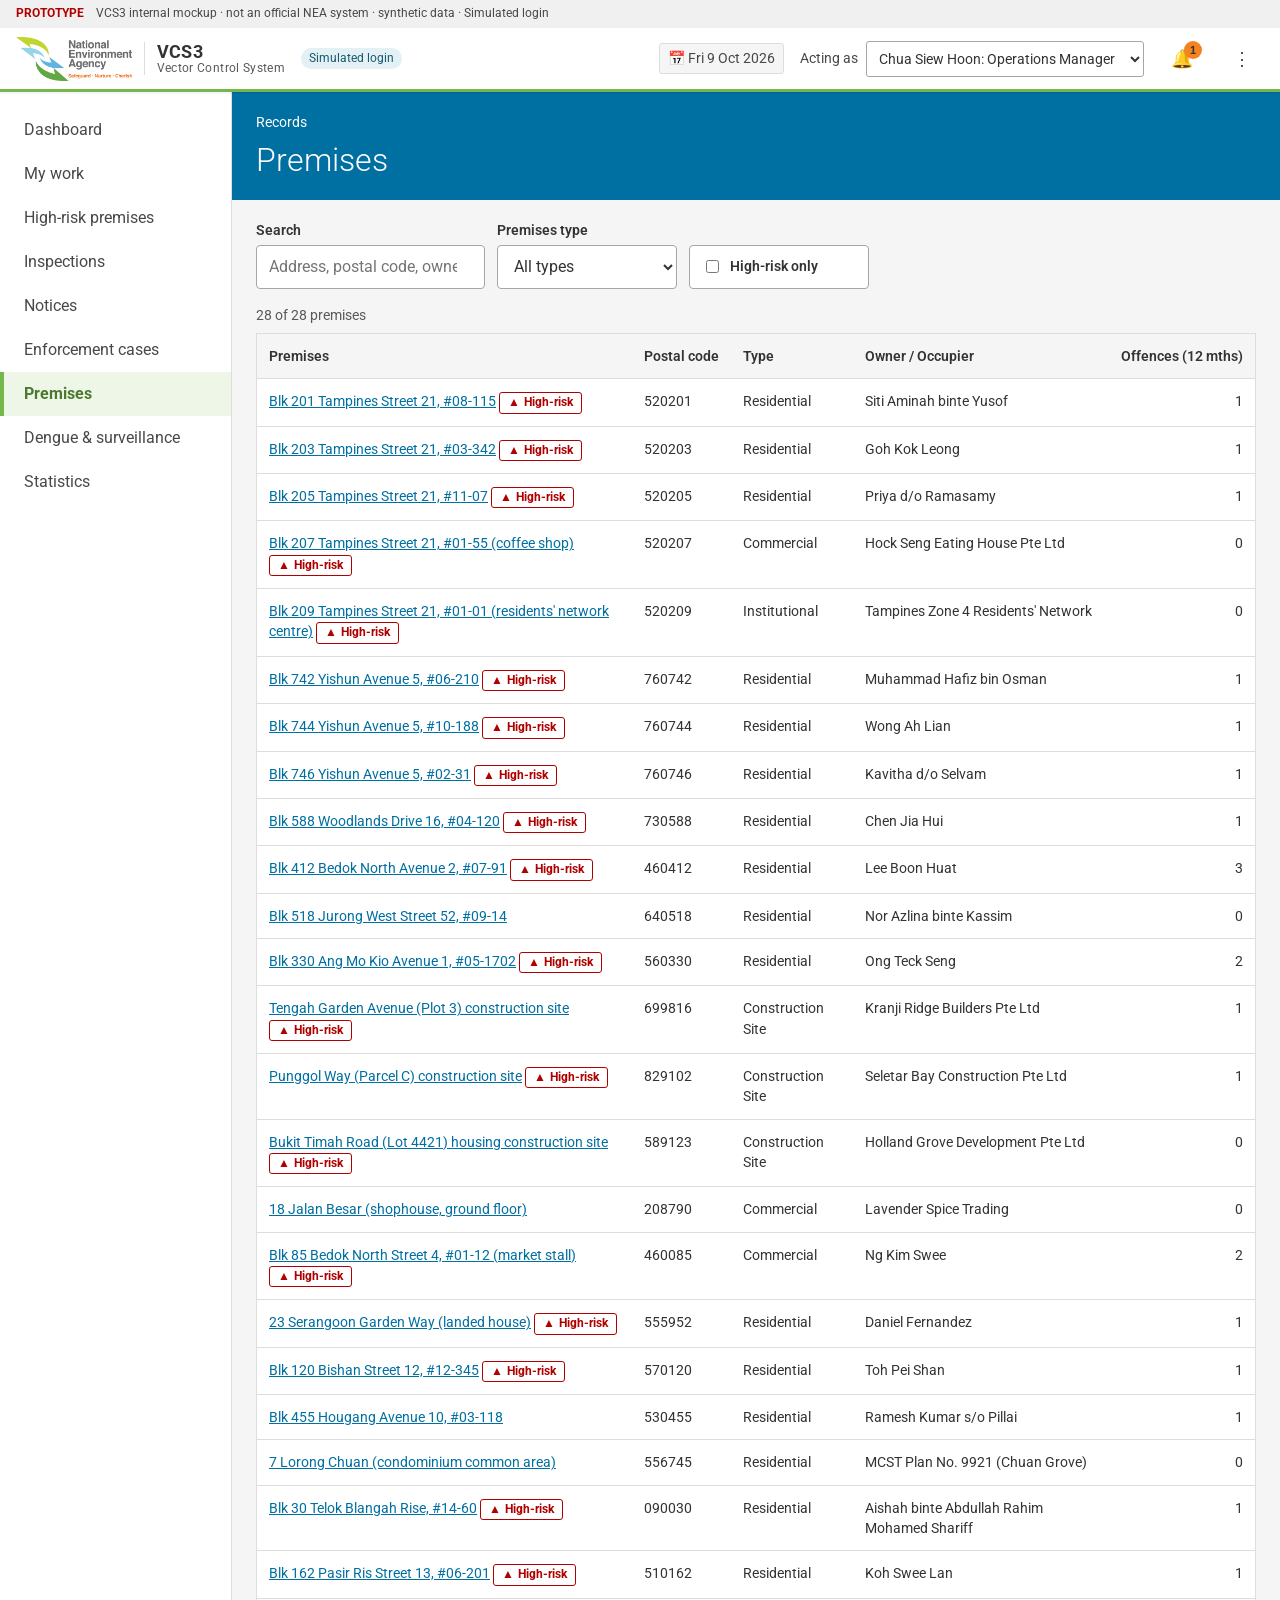
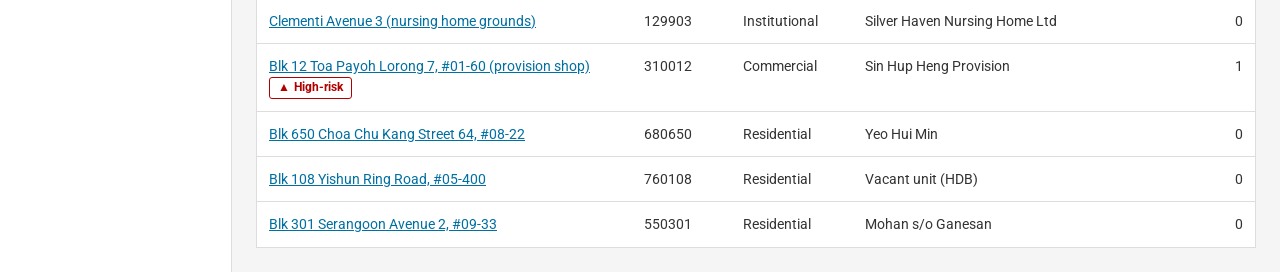
<file: premises.html>
<!doctype html>
<html lang="en">
<head>
<meta charset="utf-8">
<meta name="viewport" content="width=device-width, initial-scale=1">
<title>Premises · VCS3 prototype</title>
<link rel="preconnect" href="https://fonts.googleapis.com">
<link href="https://fonts.googleapis.com/css2?family=Roboto:wght@300;400;700&display=swap" rel="stylesheet">
<link rel="stylesheet" href="css/styles.css">
</head>
<body>
<!-- SCR-04 Premises (US-019, US-024) -->
<main id="main" class="app-main" tabindex="-1">
  <div class="page-banner"><div class="breadcrumb">Records</div><h1>Premises</h1></div>
  <div class="page-content" id="content"></div>
</main>
<script src="data/seed.js"></script>
<script src="js/store.js"></script>
<script src="js/rules.js"></script>
<script src="js/workflow.js"></script>
<script src="js/app.js"></script>
<script>
(function () {
  var S = VCS.store, R = VCS.rules, A = VCS.app;
  A.init({ page: 'premises', render: function () {
    var clusters = R.BR017_clusters();
    var rows0 = S.list('premises').map(function (p) { return { p: p, o: S.get('ownerOccupiers', p.ownerOccupierId), risk: R.BR016_riskReasons(p, clusters) }; });
    document.getElementById('content').innerHTML =
      '<div class="toolbar" role="search">' +
      A.field('q', 'Search', '<input class="input" id="q" type="search" placeholder="Address, postal code, owner or ID" value="' + A.esc(A.qs('q') || '') + '">') +
      A.field('ptype', 'Premises type', '<select class="select" id="ptype"><option value="">All types</option><option>Residential</option><option>Commercial</option><option>Construction Site</option><option>Institutional</option></select>') +
      '<div class="field"><label class="choice" style="margin-top:22px"><input type="checkbox" id="hr"> High-risk only</label></div>' +
      '</div><div class="result-count" id="count" aria-live="polite"></div><div id="list"></div>';
    function draw() {
      var q = document.getElementById('q').value, pt = document.getElementById('ptype').value, hr = document.getElementById('hr').checked;
      var rows = rows0.filter(function (r) {
        return A.matches(r.p.address + ' ' + r.p.postalCode + ' ' + r.o.name + ' ' + r.p.id, q) && (!pt || r.p.premisesType === pt) && (!hr || r.risk.length);
      });
      document.getElementById('count').textContent = rows.length + ' of ' + rows0.length + ' premises';
      document.getElementById('list').innerHTML = A.table([
        { label: 'Premises', html: function (r) { return A.link('Premises', r.p.id, r.p.address) + (r.risk.length ? A.highRisk() : ''); } },
        { label: 'Postal code', html: function (r) { return A.esc(r.p.postalCode); } },
        { label: 'Type', html: function (r) { return A.esc(r.p.premisesType); } },
        { label: 'Owner / Occupier', html: function (r) { return A.esc(r.o.name); } },
        { label: 'Offences (12 mths)', num: true, html: function (r) { return R.BR015_offenceCount(r.p.id, R.addDays(R.today(), 1)) - 1; } }
      ], rows, 'No premises match your search');
    }
    ['q', 'ptype', 'hr'].forEach(function (id) { document.getElementById(id).addEventListener('input', draw); });
    draw();
  } });
})();
</script>
</body>
</html>
</file>
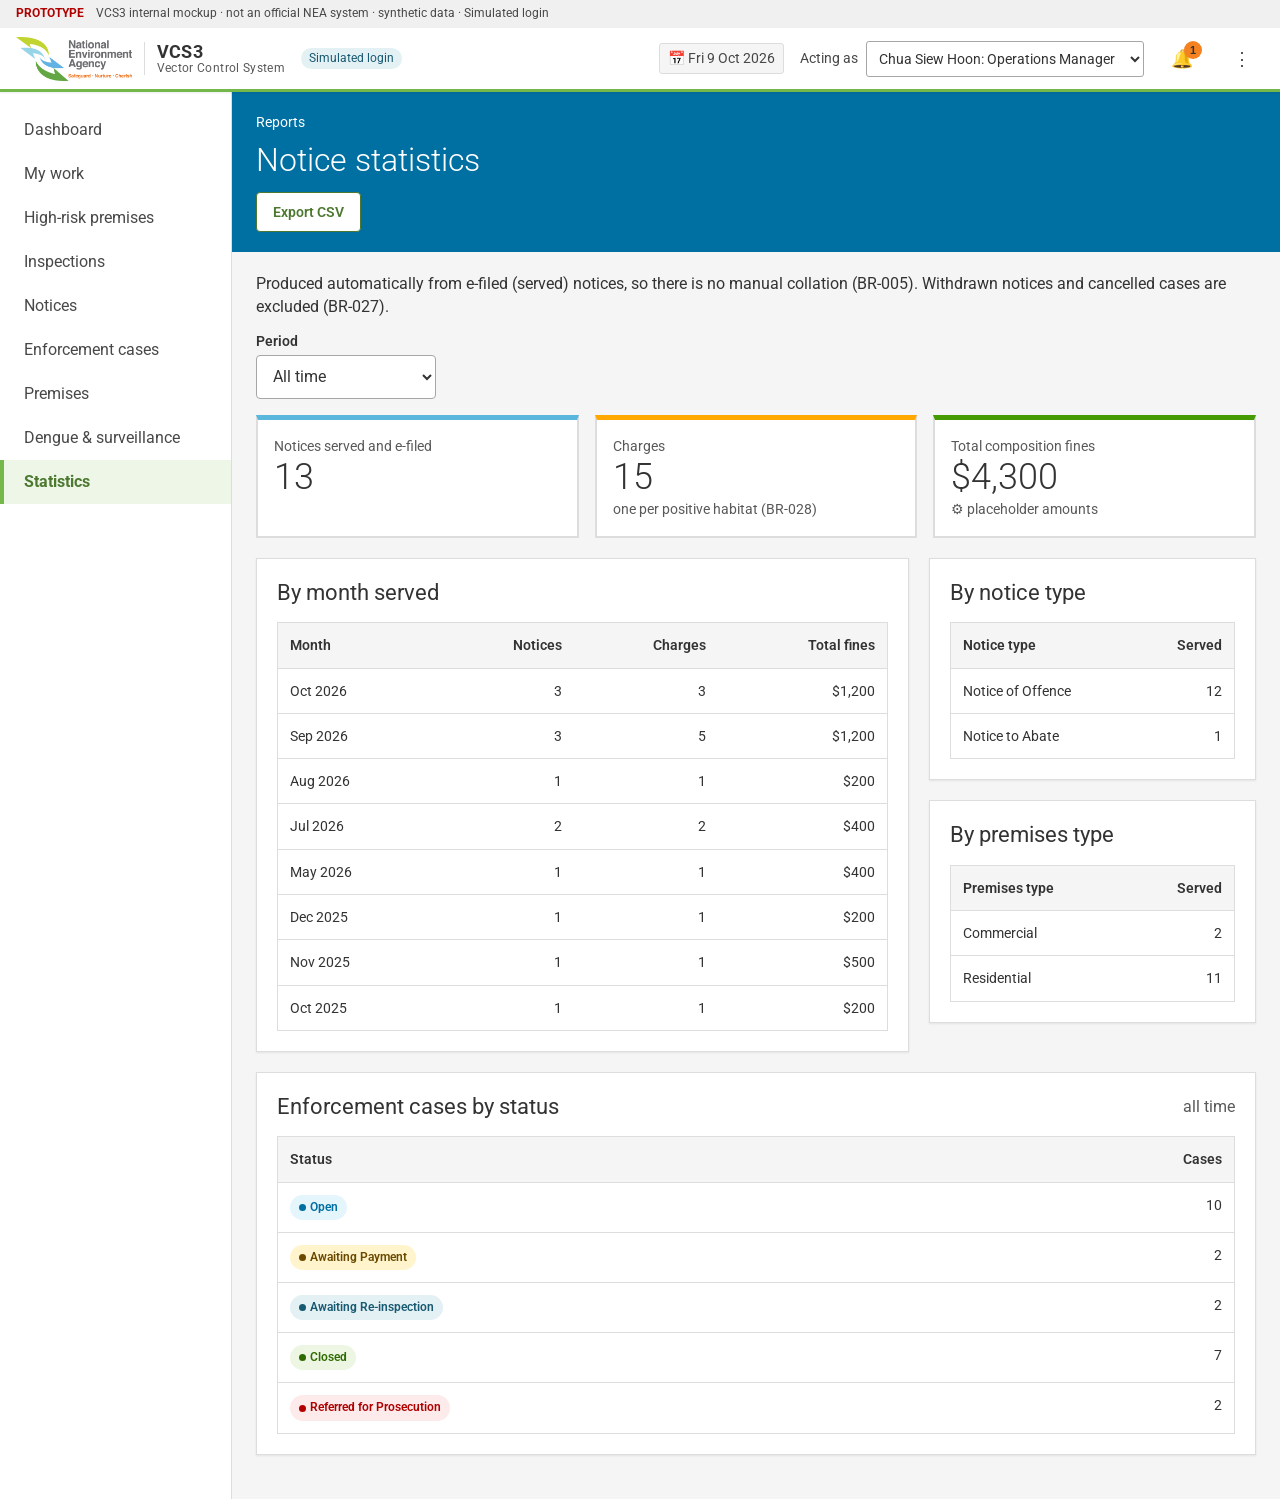
<file: statistics.html>
<!doctype html>
<html lang="en">
<head>
<meta charset="utf-8">
<meta name="viewport" content="width=device-width, initial-scale=1">
<title>Statistics · VCS3 prototype</title>
<link rel="preconnect" href="https://fonts.googleapis.com">
<link href="https://fonts.googleapis.com/css2?family=Roboto:wght@300;400;700&display=swap" rel="stylesheet">
<link rel="stylesheet" href="css/styles.css">
</head>
<body>
<!-- SCR-14 Statistics (US-022; BR-005, BR-028) -->
<main id="main" class="app-main" tabindex="-1">
  <div class="page-banner"><div class="breadcrumb">Reports</div><h1>Notice statistics</h1><div class="actions"><button type="button" class="btn btn-secondary" id="csvBtn">Export CSV</button></div></div>
  <div class="page-content" id="content"></div>
</main>
<script src="data/seed.js"></script>
<script src="js/store.js"></script>
<script src="js/rules.js"></script>
<script src="js/workflow.js"></script>
<script src="js/app.js"></script>
<script>
(function () {
  var S = VCS.store, R = VCS.rules, A = VCS.app;
  A.init({ page: 'statistics', roles: ['APPROVING_OFFICER', 'OPS_MANAGER'], render: function () {
    var months = S.list('notices', function (n) { return n.status === 'Served'; }).map(function (n) { return n.servedAt.slice(0, 7); })
      .filter(function (v, i, a) { return a.indexOf(v) === i; }).sort().reverse();
    var MN = ['Jan', 'Feb', 'Mar', 'Apr', 'May', 'Jun', 'Jul', 'Aug', 'Sep', 'Oct', 'Nov', 'Dec'];
    function mLabel(m) { return MN[+m.slice(5) - 1] + ' ' + m.slice(0, 4); }
    document.getElementById('content').innerHTML =
      '<p>Produced automatically from e-filed (served) notices, so there is no manual collation (BR-005). Withdrawn notices and cancelled cases are excluded (BR-027).</p>' +
      '<div class="toolbar">' + A.field('month', 'Period', '<select class="select" id="month"><option value="">All time</option>' + months.map(function (m) { return '<option value="' + m + '">' + mLabel(m) + '</option>'; }).join('') + '</select>') + '</div><div id="stats" aria-live="polite"></div>';
    function draw() {
      var m = document.getElementById('month').value, st = R.BR005_statistics(m);
      var html = '<div class="kpi-grid">' +
        '<div class="kpi"><span class="kpi-label">Notices served and e-filed</span><span class="kpi-value">' + st.notices + '</span></div>' +
        '<div class="kpi is-warning"><span class="kpi-label">Charges</span><span class="kpi-value">' + st.charges + '</span><span class="kpi-sub muted">one per positive habitat (BR-028)</span></div>' +
        '<div class="kpi is-success"><span class="kpi-label">Total composition fines</span><span class="kpi-value">' + A.money(st.totalFine) + '</span><span class="kpi-sub muted">⚙ placeholder amounts</span></div>' +
        '</div>';
      html += '<div class="grid-2"><div class="card"><div class="card-head"><h2>By month served</h2></div>' + A.table([
        { label: 'Month', html: function (r) { return mLabel(r[0]); } },
        { label: 'Notices', num: true, html: function (r) { return r[1].notices; } },
        { label: 'Charges', num: true, html: function (r) { return r[1].charges; } },
        { label: 'Total fines', num: true, html: function (r) { return A.money(r[1].total); } }
      ], Object.keys(st.byMonth).sort().reverse().map(function (k) { return [k, st.byMonth[k]]; }), 'No notices served in this period') + '</div>';
      html += '<div><div class="card"><div class="card-head"><h2>By notice type</h2></div>' + A.table([
        { label: 'Notice type', html: function (r) { return A.esc(r[0]); } }, { label: 'Served', num: true, html: function (r) { return r[1]; } }
      ], Object.keys(st.byType).map(function (k) { return [k, st.byType[k]]; }), 'None') + '</div>';
      html += '<div class="card"><div class="card-head"><h2>By premises type</h2></div>' + A.table([
        { label: 'Premises type', html: function (r) { return A.esc(r[0]); } }, { label: 'Served', num: true, html: function (r) { return r[1]; } }
      ], Object.keys(st.byPremisesType).sort().map(function (k) { return [k, st.byPremisesType[k]]; }), 'None') + '</div></div></div>';
      html += '<div class="card"><div class="card-head"><h2>Enforcement cases by status</h2><span class="muted">' + (m ? 'opened in ' + mLabel(m) : 'all time') + '</span></div>' + A.table([
        { label: 'Status', html: function (r) { return A.badge(r[0]); } }, { label: 'Cases', num: true, html: function (r) { return r[1]; } }
      ], ['Open', 'Awaiting Payment', 'Awaiting Re-inspection', 'Closed', 'Referred for Prosecution'].filter(function (s) { return st.casesByStatus[s]; }).map(function (s) { return [s, st.casesByStatus[s]]; }), 'None') + '</div>';
      document.getElementById('stats').innerHTML = html;
    }
    document.getElementById('month').addEventListener('input', draw);
    draw();
    document.getElementById('csvBtn').addEventListener('click', function () { A.notInScope('CSV export (requirement 27, not selected)'); });
  } });
})();
</script>
</body>
</html>
</file>
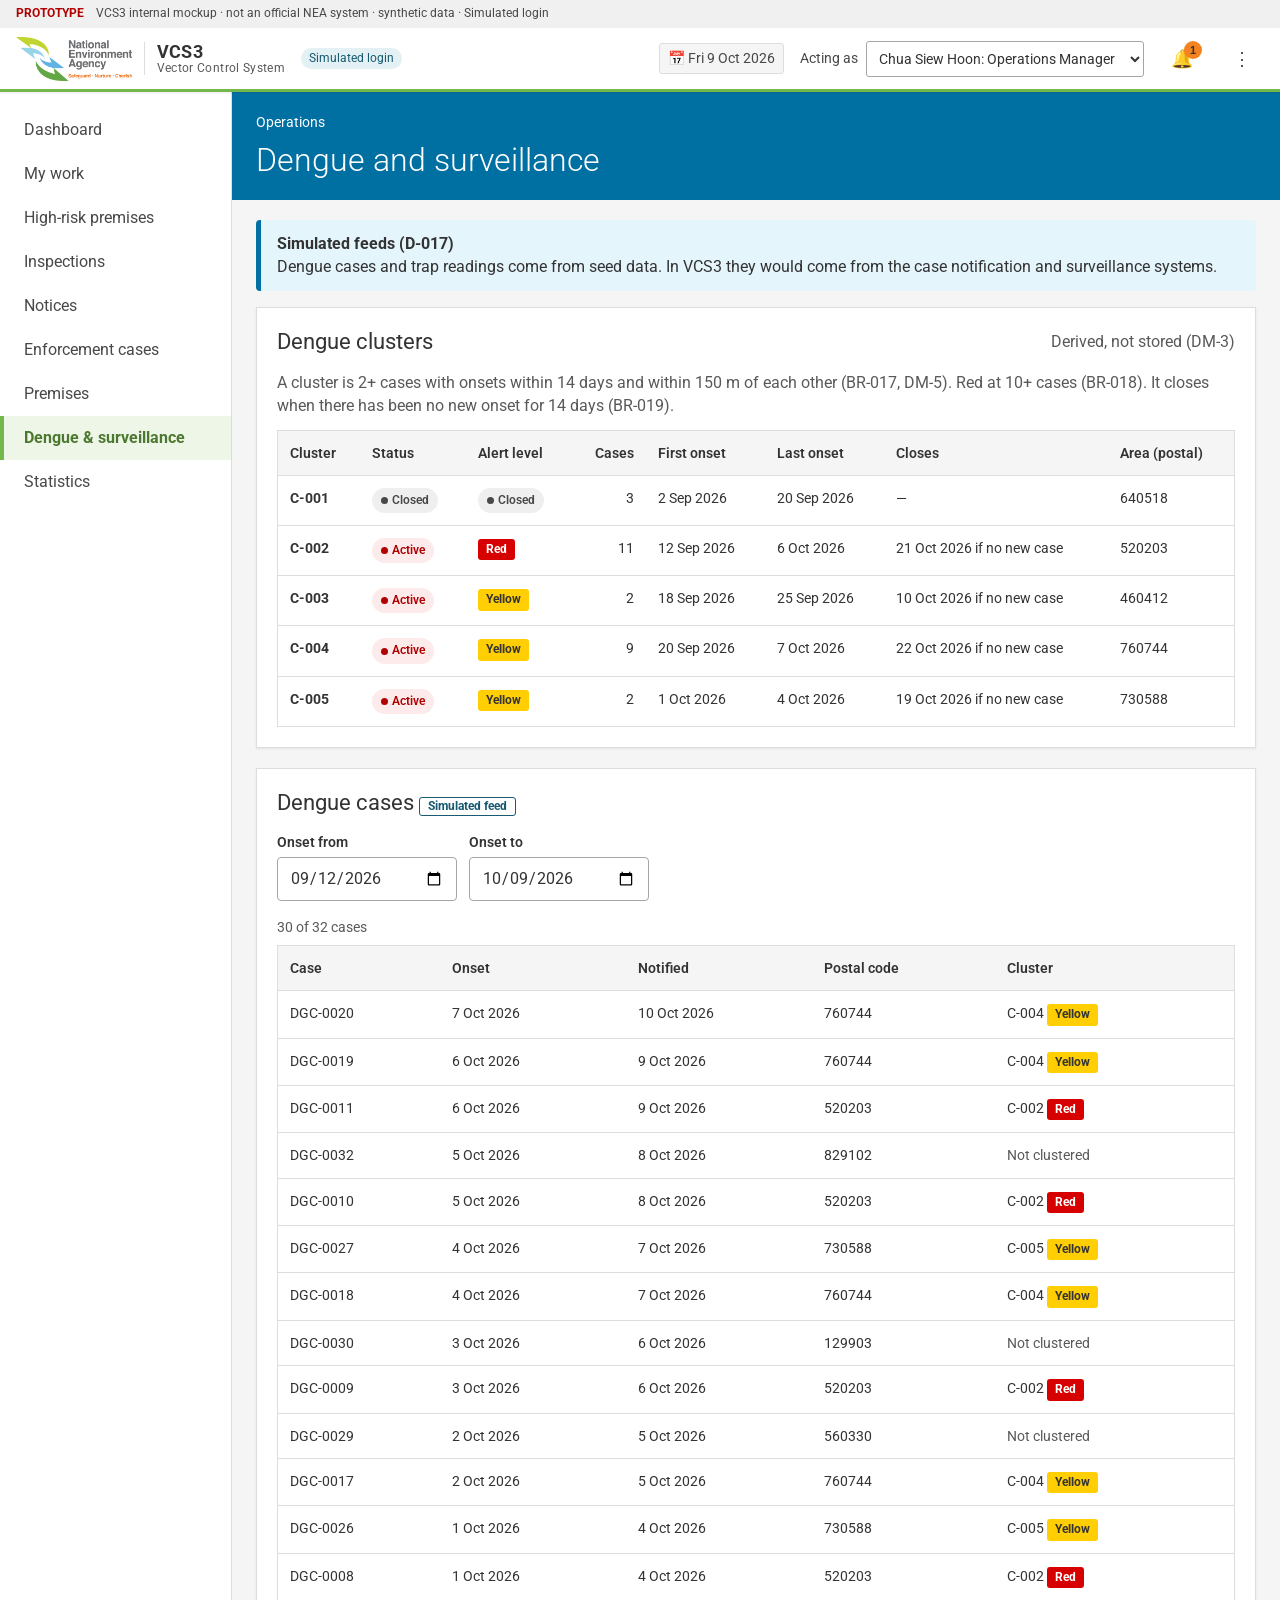
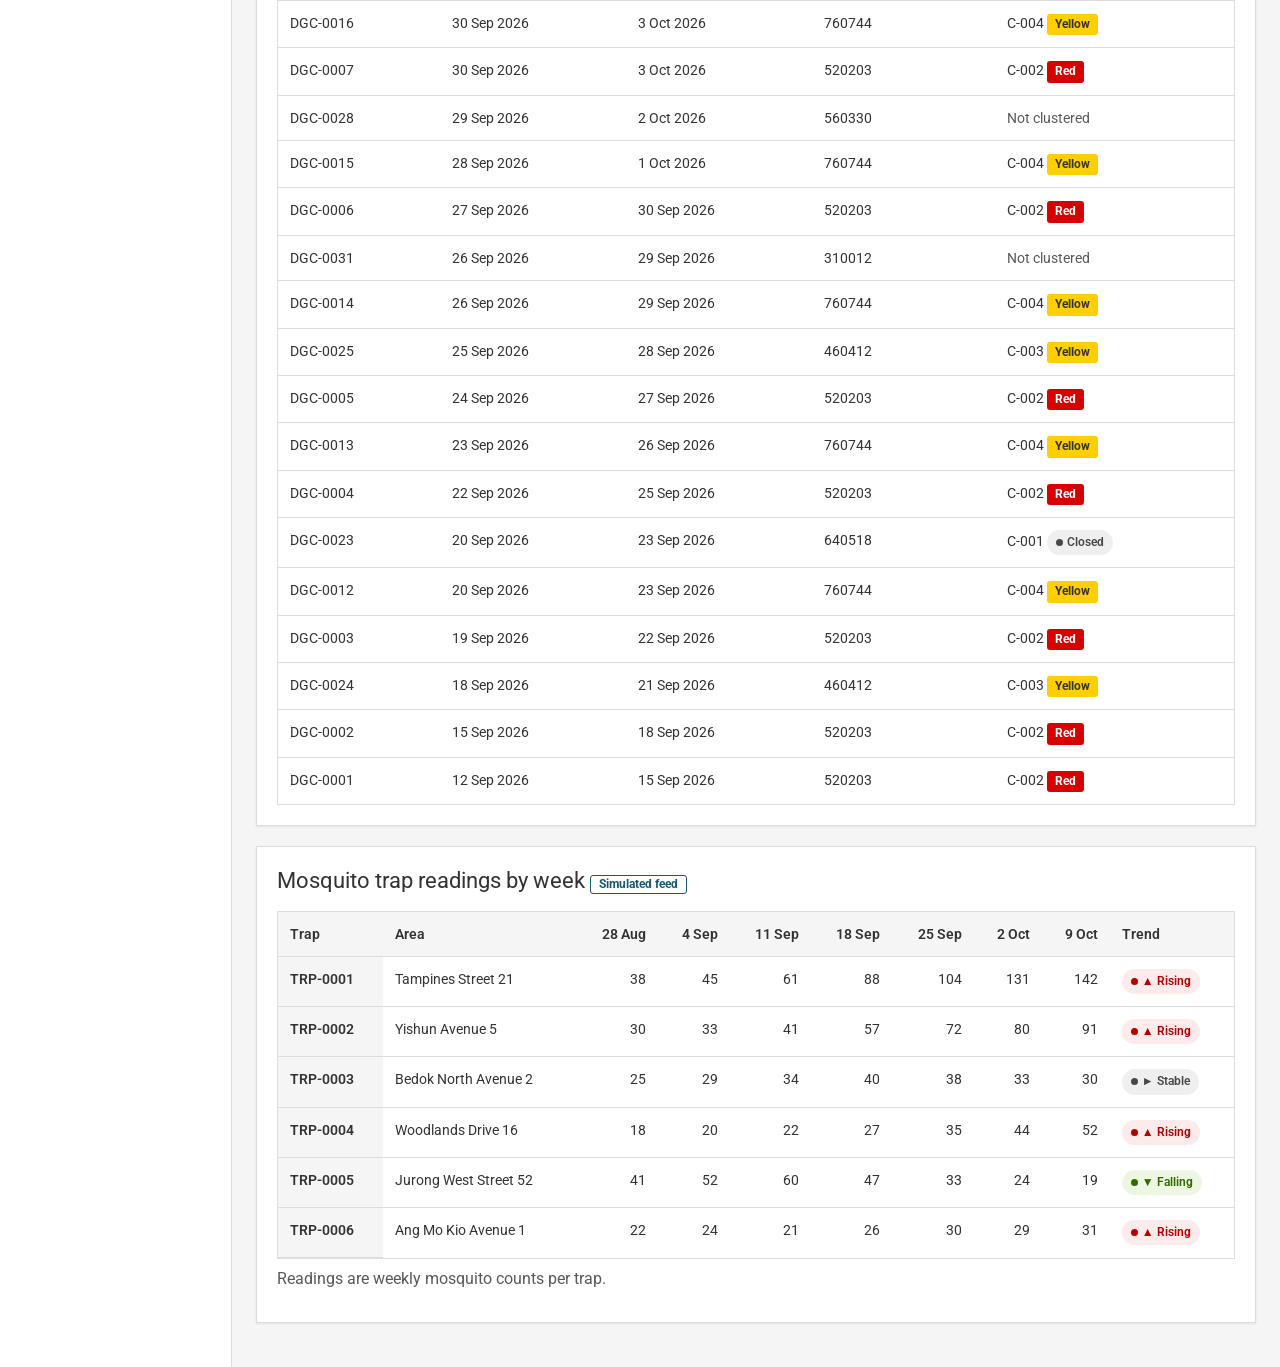
<file: surveillance.html>
<!doctype html>
<html lang="en">
<head>
<meta charset="utf-8">
<meta name="viewport" content="width=device-width, initial-scale=1">
<title>Dengue and surveillance · VCS3 prototype</title>
<link rel="preconnect" href="https://fonts.googleapis.com">
<link href="https://fonts.googleapis.com/css2?family=Roboto:wght@300;400;700&display=swap" rel="stylesheet">
<link rel="stylesheet" href="css/styles.css">
</head>
<body>
<!-- SCR-13 Dengue & surveillance (US-020, US-021) -->
<main id="main" class="app-main" tabindex="-1">
  <div class="page-banner"><div class="breadcrumb">Operations</div><h1>Dengue and surveillance</h1></div>
  <div class="page-content" id="content"></div>
</main>
<script src="data/seed.js"></script>
<script src="js/store.js"></script>
<script src="js/rules.js"></script>
<script src="js/workflow.js"></script>
<script src="js/app.js"></script>
<script>
(function () {
  var S = VCS.store, R = VCS.rules, A = VCS.app;
  A.init({ page: 'surveillance', roles: ['OPS_MANAGER'], render: function () {
    var c = S.config(), clusters = R.BR017_clusters();
    var html = '<div class="banner banner-info"><div><strong>Simulated feeds (D-017)</strong>Dengue cases and trap readings come from seed data. In VCS3 they would come from the case notification and surveillance systems.</div></div>';
    html += '<div class="card"><div class="card-head"><h2>Dengue clusters</h2><span class="muted">Derived, not stored (DM-3)</span></div>' +
      '<p class="muted">A cluster is ' + c.clusterMinCases + '+ cases with onsets within ' + c.clusterWindowDays + ' days and within ' + c.clusterRadiusMetres + ' m of each other (BR-017, DM-5). Red at ' + c.redAlertMinCases + '+ cases (BR-018). It closes when there has been no new onset for ' + c.clusterWindowDays + ' days (BR-019).</p>' +
      A.table([
        { label: 'Cluster', html: function (k) { return '<strong>' + k.id + '</strong>'; } },
        { label: 'Status', html: function (k) { return k.status === 'Active' ? '<span class="badge badge-danger">Active</span>' : '<span class="badge badge-neutral">Closed</span>'; } },
        { label: 'Alert level', html: function (k) { return A.alertLevel(k.alertLevel); } },
        { label: 'Cases', num: true, html: function (k) { return k.caseCount; } },
        { label: 'First onset', html: function (k) { return A.fmtDate(k.firstOnset); } },
        { label: 'Last onset', html: function (k) { return A.fmtDate(k.lastOnset); } },
        { label: 'Closes', html: function (k) { return k.status === 'Active' ? A.fmtDate(R.addDays(k.lastOnset, c.clusterWindowDays + 1)) + ' if no new case' : '—'; } },
        { label: 'Area (postal)', html: function (k) { return A.esc(k.postalCode); } }
      ], clusters, 'No clusters') + '</div>';

    var cases = S.list('dengueCases', function (x) { return x.onsetDate <= R.today(); }).sort(function (a, b) { return a.onsetDate < b.onsetDate ? 1 : -1; });
    html += '<div class="card"><div class="card-head"><h2>Dengue cases ' + A.simulated() + '</h2></div>' +
      '<div class="toolbar">' + A.field('from', 'Onset from', '<input class="input" type="date" id="from" value="' + R.addDays(R.today(), -27) + '">') + A.field('to', 'Onset to', '<input class="input" type="date" id="to" value="' + R.today() + '">') + '</div>' +
      '<div class="result-count" id="ccount" aria-live="polite"></div><div id="caseList"></div></div>';

    var readings = S.list('surveillanceReadings');
    var weeks = readings.map(function (r) { return r.readingDate; }).filter(function (v, i, a) { return a.indexOf(v) === i; }).sort();
    var traps = readings.map(function (r) { return r.trapId; }).filter(function (v, i, a) { return a.indexOf(v) === i; }).sort();
    html += '<div class="card"><div class="card-head"><h2>Mosquito trap readings by week ' + A.simulated() + '</h2></div>' +
      '<div class="table-wrap"><table class="table"><thead><tr><th scope="col">Trap</th><th scope="col">Area</th>' + weeks.map(function (w) { return '<th scope="col" class="num">' + A.fmtDate(w).replace(/ \d{4}$/, '') + '</th>'; }).join('') + '<th scope="col">Trend</th></tr></thead><tbody>' +
      traps.map(function (t) {
        var rs = readings.filter(function (r) { return r.trapId === t; });
        var counts = weeks.map(function (w) { var r = rs.filter(function (x) { return x.readingDate === w; })[0]; return r ? r.mosquitoCount : null; });
        var first = counts[0], last = counts[counts.length - 1], trend = last > first * 1.25 ? '<span class="badge badge-danger">▲ Rising</span>' : last < first * 0.8 ? '<span class="badge badge-success">▼ Falling</span>' : '<span class="badge badge-neutral">► Stable</span>';
        return '<tr><th scope="row">' + t + '</th><td>' + A.esc(rs[0].areaName) + '</td>' + counts.map(function (n) { return '<td class="num">' + (n === null ? '—' : n) + '</td>'; }).join('') + '<td>' + trend + '</td></tr>';
      }).join('') + '</tbody></table></div><p class="muted" style="margin-top:8px">Readings are weekly mosquito counts per trap.</p></div>';
    document.getElementById('content').innerHTML = html;

    function drawCases() {
      var f = document.getElementById('from').value, t = document.getElementById('to').value;
      var rows = cases.filter(function (x) { return (!f || x.onsetDate >= f) && (!t || x.onsetDate <= t); });
      document.getElementById('ccount').textContent = rows.length + ' of ' + cases.length + ' cases';
      document.getElementById('caseList').innerHTML = A.table([
        { label: 'Case', html: function (x) { return x.id; } },
        { label: 'Onset', html: function (x) { return A.fmtDate(x.onsetDate); } },
        { label: 'Notified', html: function (x) { return A.fmtDate(x.notifiedAt); } },
        { label: 'Postal code', html: function (x) { return A.esc(x.postalCode); } },
        { label: 'Cluster', html: function (x) { var k = R.clusterOfCase(x.id, clusters); return k ? k.id + ' ' + (k.alertLevel ? A.alertLevel(k.alertLevel) : '<span class="badge badge-neutral">Closed</span>') : '<span class="muted">Not clustered</span>'; } }
      ], rows, 'No cases in this period');
    }
    ['from', 'to'].forEach(function (id) { document.getElementById(id).addEventListener('input', drawCases); });
    drawCases();
  } });
})();
</script>
</body>
</html>
</file>
<file: css/styles.css>
/* VCS3 prototype design system v2 (p3-05), NEA brand.
   Source: input/brand/nea-brand-identity.md and input/brand/nea-logo.png.
   Staged in design/ and copied to mockups/css/styles.css after the pre-build sign-off.
   Internal mockup only; not an official NEA product (brand pack note). No framework.
   Roboto loads from Google Fonts in each page; without internet it falls back to system fonts. */

/* ---------- Tokens ---------- */
:root {
  /* NEA core brand (input/brand/nea-brand-identity.md section 2) */
  --nea-green: #74B74A; --nea-green-dark: #4C7830; --nea-green-tint: #EEF6E8;
  --nea-lime: #BED73B; --nea-lime-hover: #A2B926;
  --nea-sky: #59B7DD; --nea-blue: #006FA1; --nea-teal-dark: #185A71; --nea-orange: #F58220;

  /* Roles. Green = interaction, blue = information (brand section 5) */
  --color-primary: var(--nea-green-dark);       /* interactive text and borders, 5.20:1 on white */
  --color-primary-hover: #3B5E25;
  --color-primary-soft: var(--nea-green-tint);
  --color-cta: var(--nea-lime);                 /* solid primary button, #333 text 7.81:1 */
  --color-cta-hover: var(--nea-lime-hover);     /* #333 text 5.72:1 */
  --color-link: var(--nea-blue);                /* 5.54:1 on white */
  --color-banner: var(--nea-blue);              /* page title band, white text 5.54:1 */
  --color-bg: #F5F5F5;
  --color-surface: #FFFFFF;
  --color-surface-alt: #F5F5F5;
  --color-masthead: #F0F0F0;
  --color-text: #333333;                        /* 12.63:1 */
  --color-text-nav: #484848;
  --color-text-muted: #595959;                  /* 6.42:1 on #F5F5F5 */
  --color-border: #DDDDDD;
  --color-border-strong: #A6A6A6;
  --color-focus: var(--nea-blue);

  /* Semantic: text-on-tint pairs, each >= 4.5:1 (based on the brand PSI status scale) */
  --color-success: #2F6B00;  --color-success-bg: #EDF6E3;
  --color-warning: #6B4A00;  --color-warning-bg: #FFF4CC;
  --color-danger: #B00000;   --color-danger-bg: #FDEAEA;
  --color-info: var(--nea-blue); --color-info-bg: #E5F5FC;
  --color-accent: var(--nea-teal-dark); --color-accent-bg: #E3F0F4;
  --color-neutral: #484848;  --color-neutral-bg: #EFEFEF;

  /* Typography (brand section 3): Roboto; headings regular or light, bold for labels */
  --font-sans: "Roboto", "Segoe UI", "Helvetica Neue", Arial, sans-serif;
  --font-slab: "Roboto Slab", Georgia, serif;
  --font-mono: Consolas, "SFMono-Regular", Menlo, monospace;
  --text-xs: 0.75rem; --text-sm: 0.875rem; --text-md: 1rem; --text-lg: 1.125rem; --text-xl: 1.375rem; --text-2xl: 2rem;
  --leading: 1.45;

  /* Spacing (4 px base) */
  --space-1: 4px; --space-2: 8px; --space-3: 12px; --space-4: 16px; --space-5: 20px; --space-6: 24px; --space-8: 32px; --space-10: 40px;

  /* Shape: flat (brand section 4). 0 on cards and bands, 4 px on inputs and buttons */
  --radius-sm: 3px; --radius-md: 4px; --radius-lg: 0; --radius-pill: 999px;
  --shadow-sm: 0 1px 2px rgba(0, 0, 0, .08);
  --shadow-md: 0 4px 10px rgba(0, 0, 0, .12);
  --shadow-lg: 0 10px 28px rgba(0, 0, 0, .20);

  /* Layout */
  --masthead-h: 28px;
  --header-h: 64px;
  --nav-w: 232px;
  --tap: 44px;
}

/* ---------- Base ---------- */
*, *::before, *::after { box-sizing: border-box; }
html { -webkit-text-size-adjust: 100%; }
body { margin: 0; font-family: var(--font-sans); font-size: var(--text-md); line-height: var(--leading); color: var(--color-text); background: var(--color-bg); }
h1, h2, h3 { line-height: 1.25; margin: 0 0 var(--space-3); font-weight: 400; }
h1 { font-size: var(--text-2xl); } h2 { font-size: var(--text-xl); } h3 { font-size: var(--text-lg); }
p { margin: 0 0 var(--space-3); }
a { color: var(--color-link); }
a:hover { color: var(--color-primary); }
:focus-visible { outline: 3px solid var(--color-focus); outline-offset: 2px; }
.muted { color: var(--color-text-muted); }
.mono { font-family: var(--font-mono); font-size: var(--text-sm); }
.sr-only { position: absolute; width: 1px; height: 1px; padding: 0; margin: -1px; overflow: hidden; clip: rect(0 0 0 0); white-space: nowrap; border: 0; }
.skip-link { position: absolute; left: -999px; top: var(--space-2); background: var(--color-surface); padding: var(--space-2) var(--space-3); z-index: 100; }
.skip-link:focus { left: var(--space-2); }

/* ---------- App shell ---------- */
.proto-masthead { height: var(--masthead-h); display: flex; align-items: center; gap: var(--space-3); padding: 0 var(--space-4); background: var(--color-masthead); color: var(--color-text-nav); font-size: var(--text-xs); }
.proto-masthead strong { color: var(--color-danger); }
.app-header { position: sticky; top: 0; z-index: 30; height: var(--header-h); display: flex; align-items: center; gap: var(--space-4); padding: 0 var(--space-4); background: var(--color-surface); color: var(--color-text-nav); border-bottom: 3px solid var(--nea-green); box-shadow: var(--shadow-sm); }
.app-header a, .app-header button { color: var(--color-text-nav); }
.app-brand { font-weight: 700; font-size: var(--text-lg); letter-spacing: .02em; text-decoration: none; display: flex; align-items: center; gap: var(--space-3); }
.app-brand img { height: 44px; width: auto; display: block; }
.app-brand .product { padding-left: var(--space-3); border-left: 1px solid var(--color-border); color: var(--color-text); line-height: 1.1; }
.app-brand small { display: block; font-weight: 400; font-size: var(--text-xs); color: var(--color-text-muted); }
.app-header .spacer { flex: 1; }
.sim-label { font-size: var(--text-xs); color: var(--color-accent); background: var(--color-accent-bg); border-radius: var(--radius-pill); padding: 2px var(--space-2); }
.demo-date { font-size: var(--text-sm); color: var(--color-text); background: var(--color-surface-alt); border: 1px solid var(--color-border); border-radius: var(--radius-sm); padding: var(--space-1) var(--space-2); }
.role-switcher { display: flex; align-items: center; gap: var(--space-2); font-size: var(--text-sm); }
.role-switcher select { min-height: 36px; border-radius: var(--radius-sm); border: 1px solid var(--color-border-strong); background: var(--color-surface); color: var(--color-text); padding: 0 var(--space-2); font: inherit; }
.icon-btn { position: relative; min-width: var(--tap); min-height: var(--tap); display: inline-grid; place-items: center; background: transparent; border: 0; border-radius: var(--radius-md); cursor: pointer; font-size: var(--text-lg); }
.icon-btn:hover { background: var(--color-surface-alt); }
.count-badge { position: absolute; top: 4px; right: 2px; min-width: 18px; height: 18px; padding: 0 5px; border-radius: var(--radius-pill); background: var(--nea-orange); color: #333; font-size: 11px; font-weight: 700; line-height: 18px; } /* orange: notification dots only (brand); #333 text 4.87:1 */

.app-body { display: flex; min-height: calc(100vh - var(--header-h) - var(--masthead-h)); }
.app-nav { width: var(--nav-w); flex: none; background: var(--color-surface); border-right: 1px solid var(--color-border); padding: var(--space-4) 0; }
.app-nav ul { list-style: none; margin: 0; padding: 0; }
.app-nav a { display: flex; align-items: center; gap: var(--space-2); min-height: var(--tap); padding: 0 var(--space-5); color: var(--color-text-nav); text-decoration: none; border-left: 4px solid transparent; }
.app-nav a:hover { background: var(--color-surface-alt); color: var(--color-primary); }
.app-nav a[aria-current="page"] { background: var(--color-primary-soft); border-left-color: var(--nea-green); font-weight: 700; color: var(--color-primary); }
.app-main { flex: 1; min-width: 0; padding: 0 0 var(--space-6); }
.app-main > .page-content { padding: 0 var(--space-6); }
/* Blue page-title band, as on the brand site's inner pages */
.page-banner { background: var(--color-banner); color: #fff; padding: var(--space-5) var(--space-6); margin-bottom: var(--space-5); }
.page-banner h1 { margin: 0; font-weight: 300; font-size: var(--text-2xl); color: #fff; }
.page-banner .breadcrumb, .page-banner .breadcrumb a { color: #fff; }
.page-banner .actions { display: flex; flex-wrap: wrap; gap: var(--space-2); margin-top: var(--space-3); }
.page-banner .btn-secondary { background: #fff; }
.page-head { display: flex; flex-wrap: wrap; align-items: flex-start; justify-content: space-between; gap: var(--space-3); margin-bottom: var(--space-5); }
.page-head .actions { display: flex; flex-wrap: wrap; gap: var(--space-2); }
.breadcrumb { font-size: var(--text-sm); color: var(--color-text-muted); margin-bottom: var(--space-2); }
.nav-toggle { display: none; }

/* ---------- Buttons ---------- */
.btn { display: inline-flex; align-items: center; justify-content: center; gap: var(--space-2); min-height: 40px; padding: 0 var(--space-4); border-radius: var(--radius-md); border: 1px solid transparent; font: inherit; font-size: var(--text-sm); font-weight: 600; cursor: pointer; text-decoration: none; white-space: nowrap; }
.btn-primary { background: var(--color-cta); color: #333; }
.btn-primary:hover { background: var(--color-cta-hover); color: #333; }
.btn-secondary { background: var(--color-surface); color: var(--color-primary); border-color: var(--color-primary); }
.btn-secondary:hover { background: var(--nea-green); color: #333; border-color: var(--nea-green); } /* #333 on brand green 5.2:1 */
.btn-danger { background: var(--color-danger); color: #fff; }
.btn-danger:hover { background: #8C0000; color: #fff; }
.btn-link { background: none; border: 0; color: var(--color-primary); padding: 0; min-height: auto; text-decoration: underline; }
.btn[disabled], .btn[aria-disabled="true"] { background: var(--color-neutral-bg); color: #5F5F5F; border-color: var(--color-border); cursor: not-allowed; }
.btn-block { width: 100%; }
.btn-group { display: flex; flex-wrap: wrap; gap: var(--space-2); }
.action-hint { font-size: var(--text-sm); color: var(--color-text-muted); }

/* ---------- Forms ---------- */
.field { display: flex; flex-direction: column; gap: var(--space-1); margin-bottom: var(--space-4); }
.field label, .field legend { font-weight: 600; font-size: var(--text-sm); }
.field .req { color: var(--color-danger); }
.field .hint { font-size: var(--text-xs); color: var(--color-text-muted); }
.input, .select, .textarea { width: 100%; min-height: var(--tap); padding: var(--space-2) var(--space-3); border: 1px solid var(--color-border-strong); border-radius: var(--radius-md); background: var(--color-surface); color: var(--color-text); font: inherit; }
.textarea { min-height: 96px; resize: vertical; }
.input[readonly] { background: var(--color-surface-alt); }
.field.has-error .input, .field.has-error .select, .field.has-error .textarea { border-color: var(--color-danger); box-shadow: 0 0 0 1px var(--color-danger); }
.field-error { display: flex; gap: var(--space-1); font-size: var(--text-sm); color: var(--color-danger); }
.field-error::before { content: "⚠"; }
.form-grid { display: grid; grid-template-columns: repeat(auto-fit, minmax(220px, 1fr)); gap: 0 var(--space-4); }
.choice-group { display: flex; flex-wrap: wrap; gap: var(--space-2); }
.choice { display: flex; align-items: center; gap: var(--space-2); min-height: var(--tap); padding: 0 var(--space-3); border: 1px solid var(--color-border-strong); border-radius: var(--radius-md); background: var(--color-surface); cursor: pointer; }
.choice:has(input:checked) { border-color: var(--color-primary); background: var(--color-primary-soft); font-weight: 600; }
.error-summary { border: 2px solid var(--color-danger); background: var(--color-danger-bg); border-radius: var(--radius-md); padding: var(--space-3) var(--space-4); margin-bottom: var(--space-4); }
.error-summary h2 { font-size: var(--text-md); color: var(--color-danger); margin-bottom: var(--space-2); }
.repeat-row { border: 1px solid var(--color-border); border-radius: var(--radius-md); padding: var(--space-3); margin-bottom: var(--space-3); background: var(--color-surface-alt); }
.repeat-row-head { display: flex; justify-content: space-between; align-items: center; margin-bottom: var(--space-2); font-weight: 600; }

/* ---------- Cards and KPI tiles ---------- */
.card { background: var(--color-surface); border: 1px solid var(--color-border); border-radius: var(--radius-lg); box-shadow: var(--shadow-sm); padding: var(--space-5); margin-bottom: var(--space-5); }
.card-head { display: flex; justify-content: space-between; align-items: center; gap: var(--space-3); margin-bottom: var(--space-4); }
.card-head h2, .card-head h3 { margin: 0; }
.kpi-grid { display: grid; grid-template-columns: repeat(auto-fit, minmax(200px, 1fr)); gap: var(--space-4); margin-bottom: var(--space-5); }
.kpi { display: block; background: var(--color-surface); border: 2px solid var(--color-border); border-top: 5px solid var(--nea-sky); padding: var(--space-4); text-decoration: none; color: var(--color-text); transition: transform .15s, border-color .15s; }
.kpi:hover { border-color: var(--nea-green); transform: translateY(-2px); }
.kpi:hover .kpi-label { color: var(--color-primary); }
.kpi-label { font-size: var(--text-sm); color: var(--color-text-muted); }
.kpi-value { font-size: 2.25rem; font-weight: 300; line-height: 1.2; }
.kpi-sub { font-size: var(--text-sm); }
.kpi.is-danger { border-top-color: #D60000; }
.kpi.is-warning { border-top-color: #FFA800; }
.kpi.is-success { border-top-color: #479B02; }
.dl-grid { display: grid; grid-template-columns: repeat(auto-fit, minmax(200px, 1fr)); gap: var(--space-3) var(--space-5); margin: 0; }
.dl-grid dt { font-size: var(--text-xs); text-transform: uppercase; letter-spacing: .04em; color: var(--color-text-muted); }
.dl-grid dd { margin: 0; font-weight: 500; }

/* ---------- Tables ---------- */
.toolbar { display: flex; flex-wrap: wrap; gap: var(--space-3); align-items: flex-end; margin-bottom: var(--space-4); }
.toolbar .field { margin: 0; min-width: 180px; }
.table-wrap { overflow-x: auto; border: 1px solid var(--color-border); border-radius: var(--radius-lg); background: var(--color-surface); }
.table { width: 100%; border-collapse: collapse; font-size: var(--text-sm); }
.table th, .table td { text-align: left; padding: var(--space-3); border-bottom: 1px solid var(--color-border); vertical-align: top; }
.table th { background: var(--color-surface-alt); font-weight: 600; white-space: nowrap; position: sticky; top: 0; }
.table tbody tr:hover { background: var(--color-surface-alt); }
.table tbody tr:last-child td { border-bottom: 0; }
.table .num { text-align: right; font-variant-numeric: tabular-nums; }
.table tfoot td { font-weight: 700; background: var(--color-surface-alt); }
.result-count { font-size: var(--text-sm); color: var(--color-text-muted); margin-bottom: var(--space-2); }

/* ---------- Badges (status always as text + colour) ---------- */
.badge { display: inline-flex; align-items: center; gap: 4px; padding: 2px var(--space-2); border-radius: var(--radius-pill); font-size: var(--text-xs); font-weight: 600; line-height: 1.6; white-space: nowrap; border: 1px solid transparent; }
.badge::before { content: ""; width: 7px; height: 7px; border-radius: 50%; background: currentColor; }
.badge-neutral { color: var(--color-neutral); background: var(--color-neutral-bg); }
.badge-info { color: var(--color-info); background: var(--color-info-bg); }
.badge-success { color: var(--color-success); background: var(--color-success-bg); }
.badge-warning { color: var(--color-warning); background: var(--color-warning-bg); }
.badge-danger { color: var(--color-danger); background: var(--color-danger-bg); }
.badge-accent { color: var(--color-accent); background: var(--color-accent-bg); }
.badge-strike { text-decoration: line-through; }
/* Flags: outlined, with an icon instead of a dot */
.flag { display: inline-flex; align-items: center; gap: 4px; padding: 1px var(--space-2); border-radius: var(--radius-sm); font-size: var(--text-xs); font-weight: 700; border: 1px solid currentColor; background: var(--color-surface); }
.flag-overdue { color: var(--color-danger); }
.flag-overdue::before { content: "⏰"; }
.flag-highrisk { color: var(--color-danger); }
.flag-highrisk::before { content: "▲"; }
.flag-simulated { color: var(--color-accent); }
/* Cluster alert level: solid, high emphasis */
.alert-level { display: inline-block; padding: 2px var(--space-2); border-radius: var(--radius-sm); font-size: var(--text-xs); font-weight: 700; }
.alert-red { background: #D60000; color: #fff; }      /* brand 'Hazardous', 5.44:1 */
.alert-yellow { background: #FFCE03; color: #333; }   /* brand 'Unhealthy', 8.47:1 */
.chip { display: inline-block; padding: 2px var(--space-2); margin: 0 4px 4px 0; border-radius: var(--radius-sm); background: var(--color-neutral-bg); color: var(--color-text); font-size: var(--text-xs); }

/* ---------- Banners, toasts, empty state ---------- */
.banner { display: flex; gap: var(--space-3); padding: var(--space-3) var(--space-4); border-radius: var(--radius-md); border-left: 5px solid; margin-bottom: var(--space-4); }
.banner-info { background: var(--color-info-bg); border-color: var(--color-info); }
.banner-warning { background: var(--color-warning-bg); border-color: #FFA800; }
.banner-danger { background: var(--color-danger-bg); border-color: var(--color-danger); }
.banner-success { background: var(--color-success-bg); border-color: var(--color-success); }
.banner strong { display: block; }
.toast-region { position: fixed; right: var(--space-4); bottom: var(--space-4); z-index: 60; display: flex; flex-direction: column; gap: var(--space-2); max-width: min(420px, calc(100vw - 32px)); }
.toast { background: #333; color: #fff; padding: var(--space-3) var(--space-4); border-radius: var(--radius-md); box-shadow: var(--shadow-lg); border-left: 5px solid var(--nea-green); }
.toast.is-error { border-left-color: #ff6b5e; }
.empty-state { text-align: center; padding: var(--space-10) var(--space-4); color: var(--color-text-muted); }
.empty-state .empty-icon { font-size: 2rem; }
.empty-state h3 { color: var(--color-text); }

/* ---------- Modal ---------- */
.modal-backdrop { position: fixed; inset: 0; z-index: 50; background: rgba(0, 0, 0, .55); display: grid; place-items: center; padding: var(--space-4); }
.modal { width: min(560px, 100%); max-height: calc(100vh - 32px); overflow: auto; background: var(--color-surface); border-radius: var(--radius-lg); box-shadow: var(--shadow-lg); }
.modal-head { display: flex; justify-content: space-between; align-items: center; padding: var(--space-4) var(--space-5); border-bottom: 3px solid var(--nea-green); }
.modal-head h2 { margin: 0; font-size: var(--text-lg); }
.modal-body { padding: var(--space-5); }
.modal-foot { display: flex; justify-content: flex-end; gap: var(--space-2); padding: var(--space-4) var(--space-5); border-top: 1px solid var(--color-border); background: var(--color-surface-alt); }

/* ---------- Dropdown (notifications, data menu) ---------- */
.dropdown { position: absolute; right: var(--space-4); top: calc(var(--header-h) + var(--masthead-h) - 4px); width: min(380px, calc(100vw - 32px)); background: var(--color-surface); color: var(--color-text); border: 1px solid var(--color-border); border-radius: var(--radius-lg); box-shadow: var(--shadow-lg); z-index: 40; }
.dropdown-head { display: flex; justify-content: space-between; align-items: center; padding: var(--space-3) var(--space-4); border-bottom: 1px solid var(--color-border); font-weight: 600; }
.dropdown ul { list-style: none; margin: 0; padding: 0; max-height: 360px; overflow: auto; }
.dropdown li a, .dropdown li button { display: block; width: 100%; text-align: left; padding: var(--space-3) var(--space-4); color: var(--color-text); text-decoration: none; border: 0; background: none; font: inherit; cursor: pointer; border-bottom: 1px solid var(--color-border); }
.dropdown li a:hover, .dropdown li button:hover { background: var(--color-surface-alt); }
.dropdown .unread { font-weight: 600; border-left: 4px solid var(--color-primary); }
.dropdown time { display: block; font-size: var(--text-xs); color: var(--color-text-muted); font-weight: 400; }

/* ---------- Audit timeline ---------- */
.timeline { list-style: none; margin: 0; padding: 0 0 0 var(--space-5); border-left: 2px solid var(--color-border); }
.timeline li { position: relative; padding: 0 0 var(--space-4) var(--space-3); }
.timeline li::before { content: ""; position: absolute; left: calc(-1 * var(--space-5) - 7px); top: 6px; width: 12px; height: 12px; border-radius: 50%; background: var(--color-surface); border: 2px solid var(--nea-green); }
.timeline .tl-action { font-weight: 600; }
.timeline .tl-meta { font-size: var(--text-xs); color: var(--color-text-muted); }
.timeline .tl-comment { font-size: var(--text-sm); background: var(--color-surface-alt); border-radius: var(--radius-sm); padding: var(--space-2); margin-top: var(--space-1); }

/* ---------- Notice preview (HTML only; no PDF) ---------- */
.notice-doc { background: #fff; border: 1px solid var(--color-border-strong); padding: var(--space-8); max-width: 760px; font-family: var(--font-sans); }
.notice-doc .doc-head { display: flex; justify-content: space-between; align-items: flex-end; border-bottom: 3px solid var(--nea-green); padding-bottom: var(--space-3); margin-bottom: var(--space-4); }
.notice-doc .doc-head img { height: 48px; }
.notice-doc .placeholder { background: var(--color-warning-bg); padding: 0 4px; font-family: var(--font-sans); font-size: var(--text-xs); }
.watermark { color: var(--color-accent); font-family: var(--font-sans); font-size: var(--text-xs); font-weight: 700; letter-spacing: .08em; }

/* ---------- Tabs ---------- */
.tabs { display: flex; gap: var(--space-1); border-bottom: 1px solid var(--color-border); margin-bottom: var(--space-4); overflow-x: auto; }
.tab { min-height: var(--tap); padding: 0 var(--space-4); border: 0; border-bottom: 3px solid transparent; background: none; font: inherit; font-weight: 600; color: var(--color-text-muted); cursor: pointer; white-space: nowrap; }
.tab[aria-selected="true"] { color: var(--nea-blue); border-bottom-color: var(--nea-blue); } /* active tabs blue (brand) */

/* ---------- Layout helpers ---------- */
.grid-2 { display: grid; grid-template-columns: 2fr 1fr; gap: var(--space-5); align-items: start; }
.stack > * + * { margin-top: var(--space-3); }

/* ---------- Responsive ---------- */
@media (max-width: 1023px) {
  .nav-toggle { display: inline-grid; }
  .app-nav { position: fixed; top: calc(var(--header-h) + var(--masthead-h)); left: 0; bottom: 0; z-index: 25; transform: translateX(-100%); transition: transform .2s; box-shadow: var(--shadow-lg); }
  .app-nav.is-open { transform: none; }
  .grid-2 { grid-template-columns: 1fr; }
  .sim-label, .role-switcher label { display: none; }
}
@media (max-width: 599px) {
  .app-main > .page-content { padding: 0 var(--space-4); }
  .page-banner { padding: var(--space-4); }
  .page-banner h1 { font-size: var(--text-xl); }
  .app-brand img { height: 34px; }
  .app-brand .product { display: none; }
  .proto-masthead .long { display: none; }
  .app-header { gap: var(--space-2); padding: 0 var(--space-2); }
  .app-brand small, .demo-date { display: none; }
  .role-switcher select { max-width: 130px; }
  .page-head .actions, .btn-group { width: 100%; }
  .page-head .actions .btn, .btn-group .btn { flex: 1 1 100%; min-height: var(--tap); }
  .card { padding: var(--space-4); }
  .modal-foot { flex-direction: column-reverse; }
  .modal-foot .btn { width: 100%; }
  /* Tables become stacked cards on phones (cells carry data-label) */
  .table-stack thead { display: none; }
  .table-stack tr { display: block; border-bottom: 1px solid var(--color-border); padding: var(--space-2) 0; }
  .table-stack td { display: flex; justify-content: space-between; gap: var(--space-3); border: 0; padding: var(--space-1) var(--space-3); }
  .table-stack td::before { content: attr(data-label); font-weight: 600; color: var(--color-text-muted); }
}
@media (prefers-reduced-motion: reduce) { * { transition: none !important; } }
@media print {
  .proto-masthead, .app-header, .app-nav, .page-head .actions, .page-banner .actions, .toast-region { display: none !important; }
  .app-main { padding: 0; }
}

/* ---------- Build additions (p4-01) ---------- */
button.demo-date { font: inherit; font-size: var(--text-sm); cursor: pointer; }
button.demo-date:hover { border-color: var(--nea-green); }
.toolbar .choice { margin-top: 22px; }
.app-main:focus { outline: none; }
.kpi-label, .kpi-value, .kpi-sub { display: block; }
.field-error[hidden], .error-summary[hidden], [role="tabpanel"][hidden] { display: none !important; }
.grid-2 > *, .app-main, .page-content, .card { min-width: 0; }
.dl-grid dd, .timeline li, .chip { overflow-wrap: anywhere; }
@media (max-width: 599px) {
  .app-brand img { height: 30px; }
  .role-switcher select { max-width: 112px; }
  .dl-grid { grid-template-columns: 1fr; }
  .choice-group .choice { flex: 1 1 100%; }
  .input, .select, .textarea { min-width: 0; }
}
@media (max-width: 1023px) {
  .demo-date { white-space: nowrap; }
  .app-brand small { display: none; }
  .role-switcher select { max-width: 190px; }
  .app-header { gap: var(--space-2); }
}
@media (max-width: 599px) { .btn { min-height: var(--tap); } }
/* Header fits at every width: fixed items keep size, the role selector shrinks (p4-02) */
.app-header > * { flex-shrink: 0; }
.app-header .role-switcher { flex: 0 1 auto; min-width: 0; }
.role-switcher select { min-width: 96px; max-width: 100%; }
.demo-date, .role-switcher label, .sim-label { white-space: nowrap; }
@media (max-width: 1279px) { .app-header .sim-label { display: none; } } /* still shown in the masthead strip (US-023) */
.page-banner .action-hint { flex-basis: 100%; margin: 0; color: #fff; font-weight: 700; } /* white on #006FA1 = 5.54:1 */
</file>
